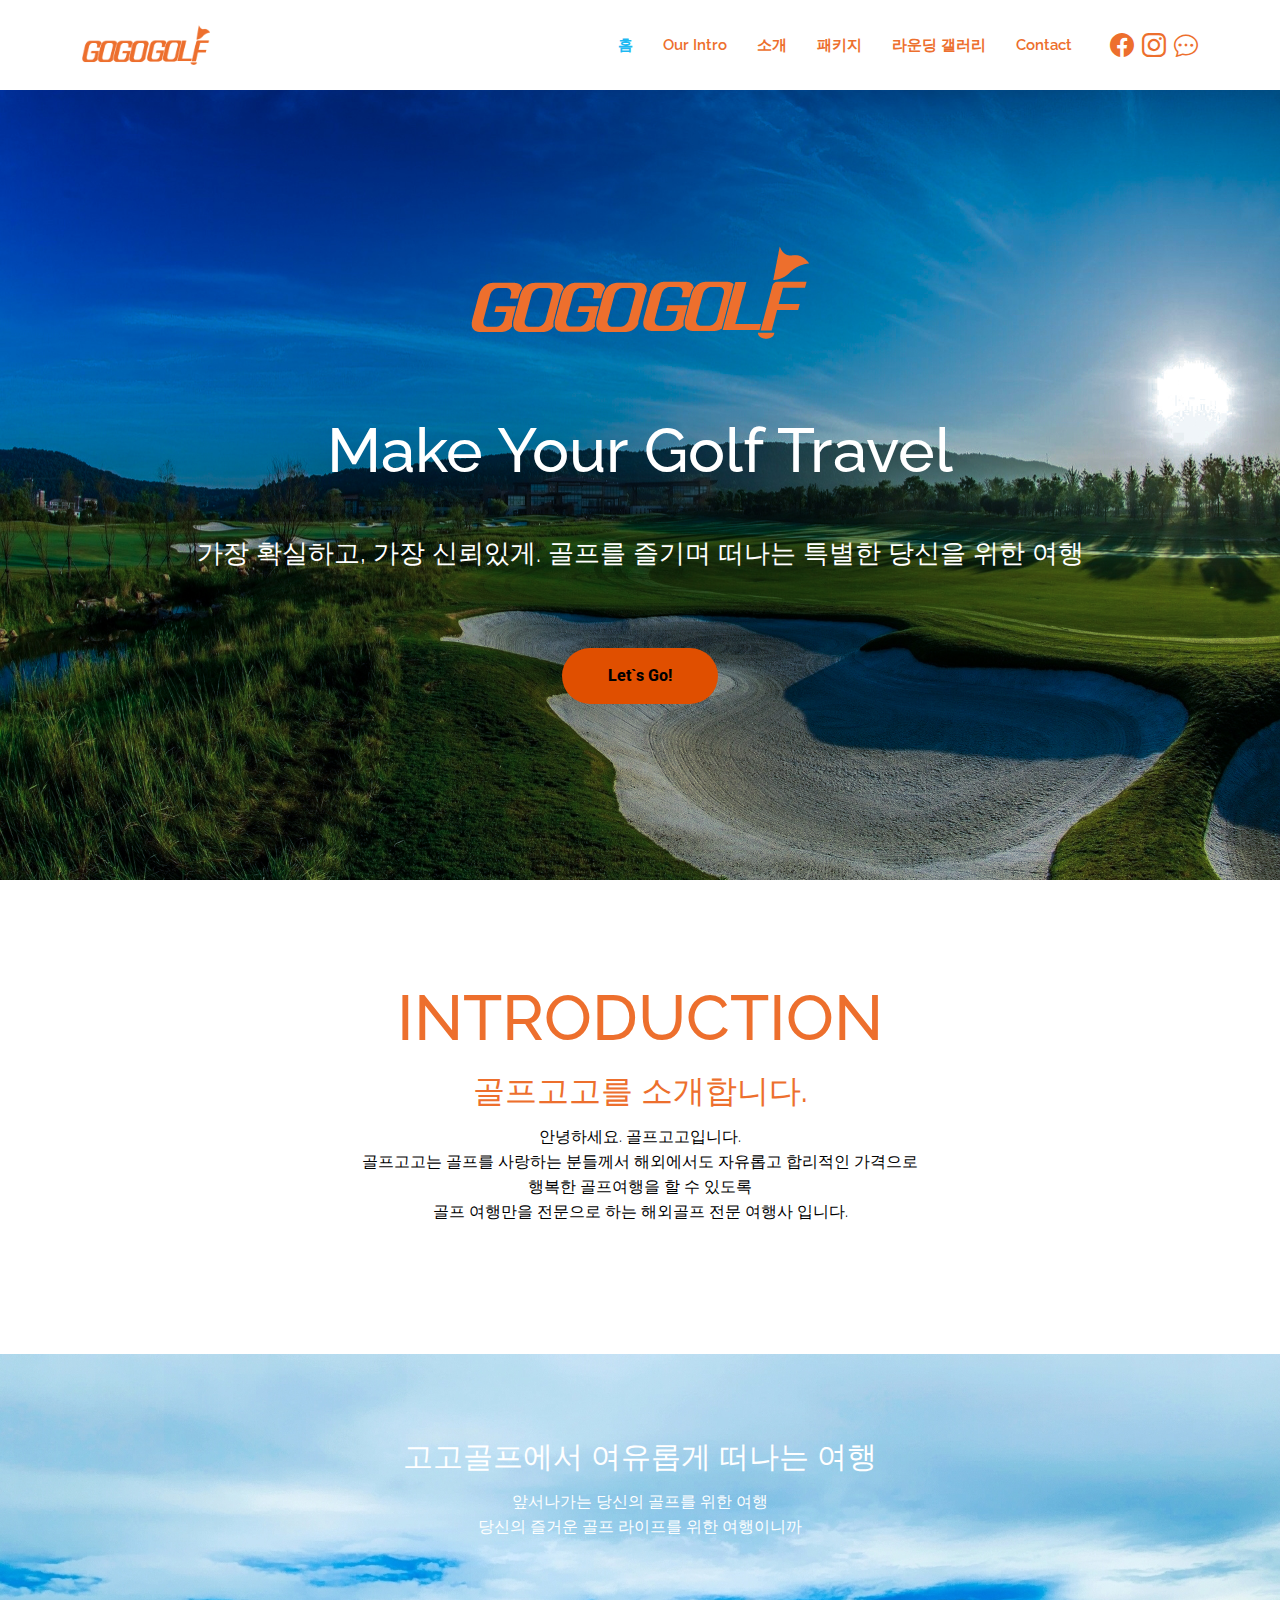
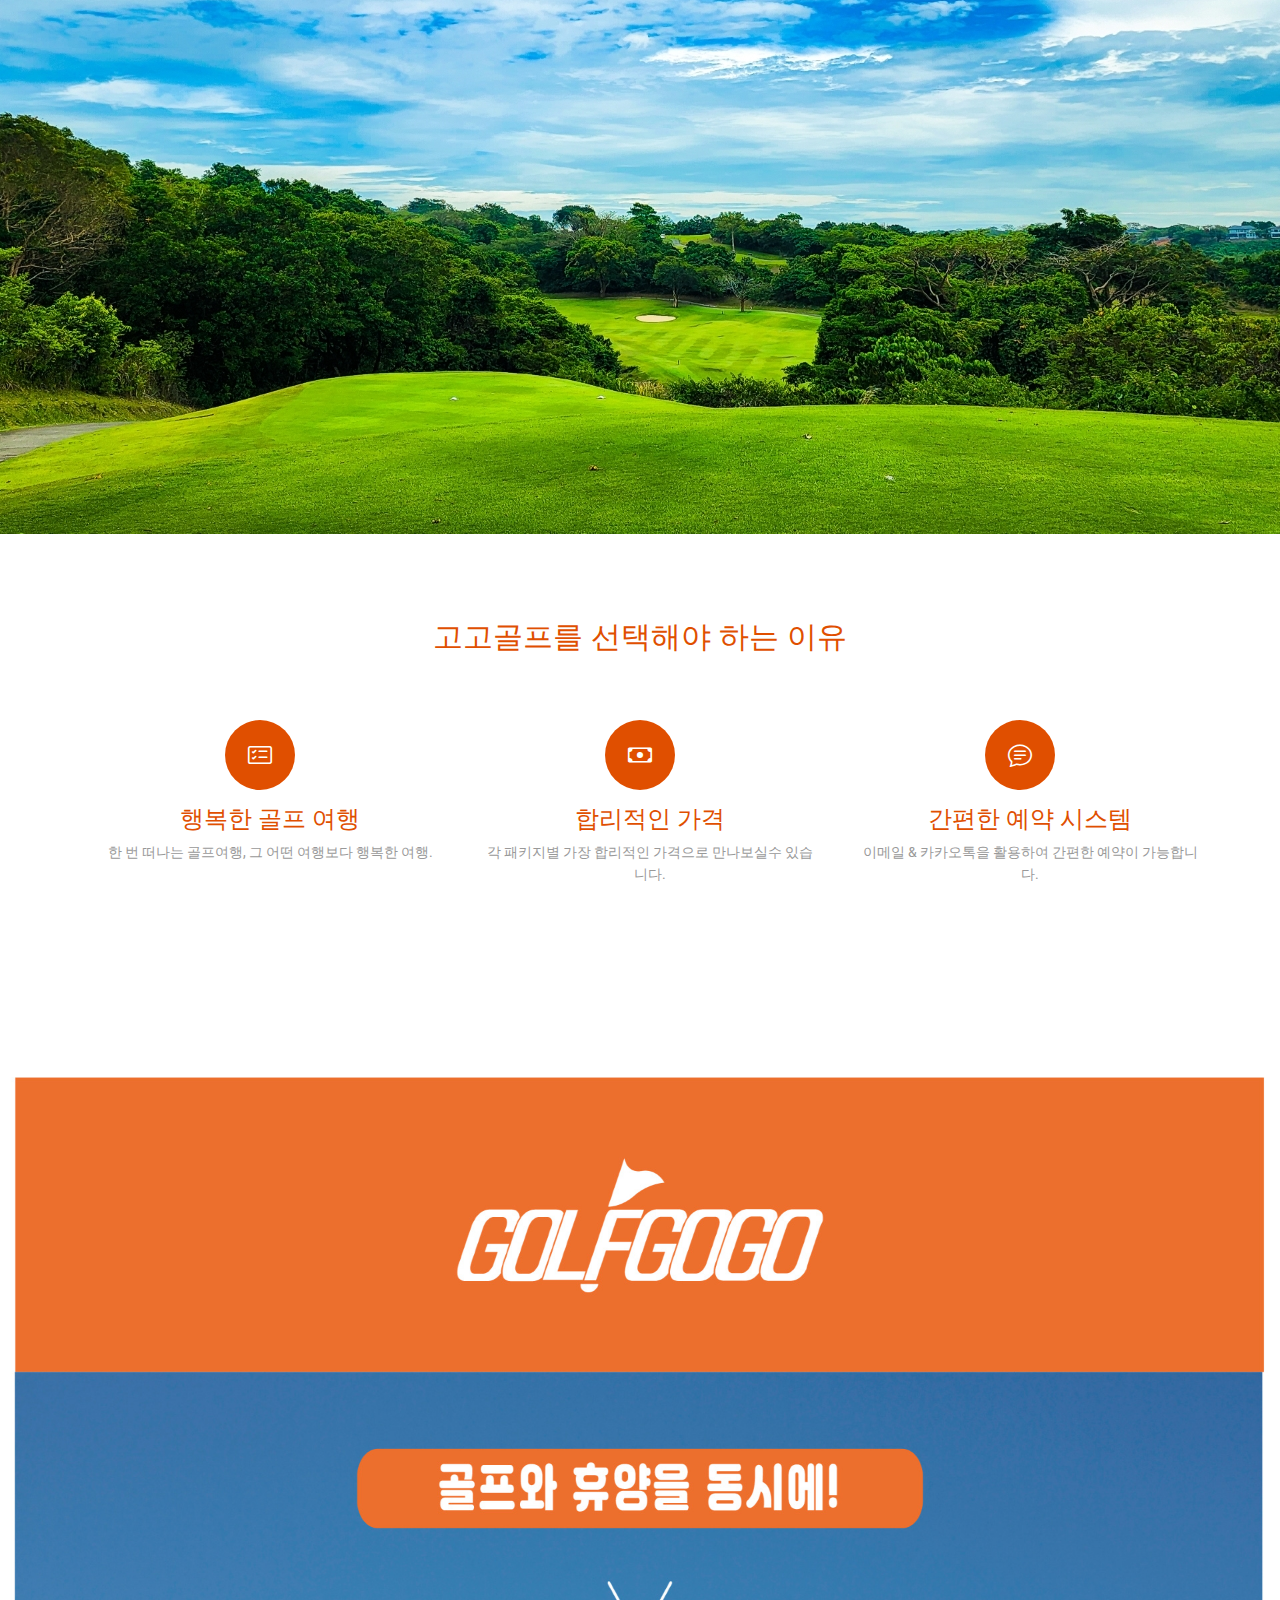
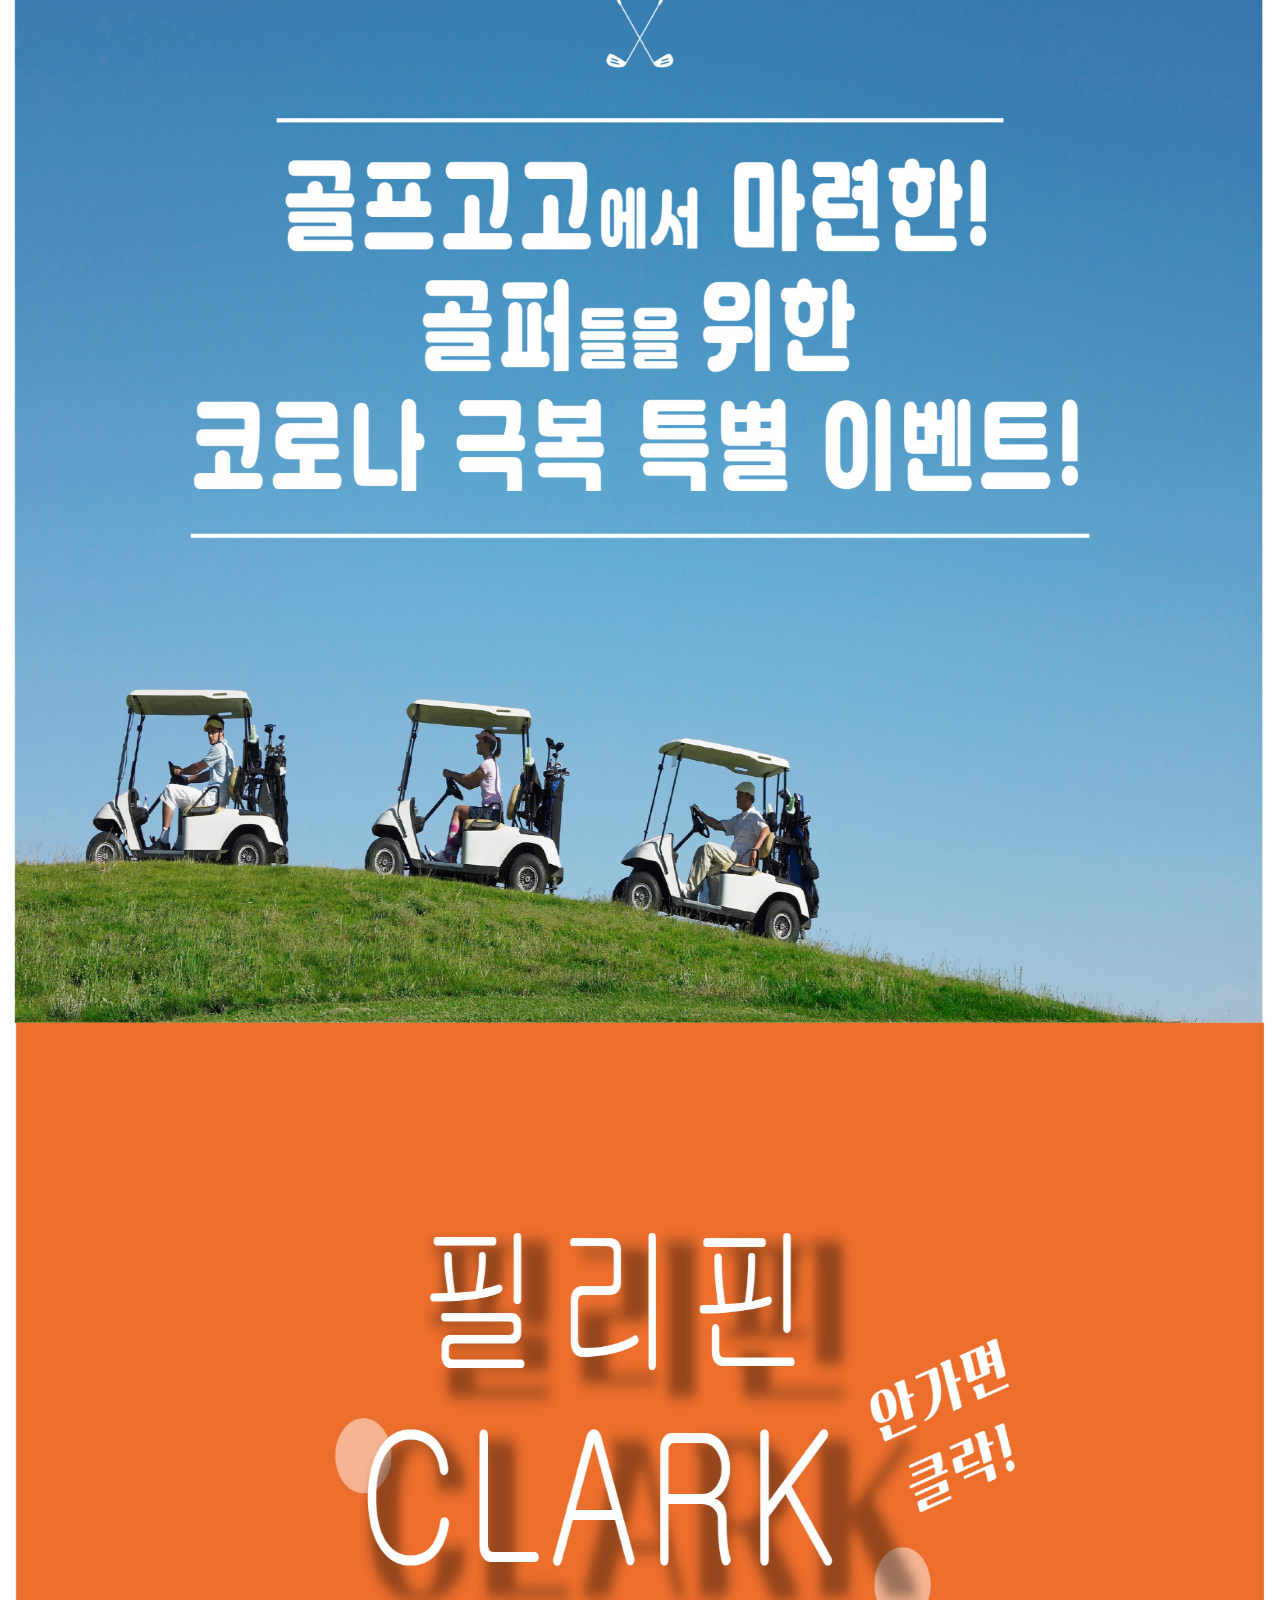
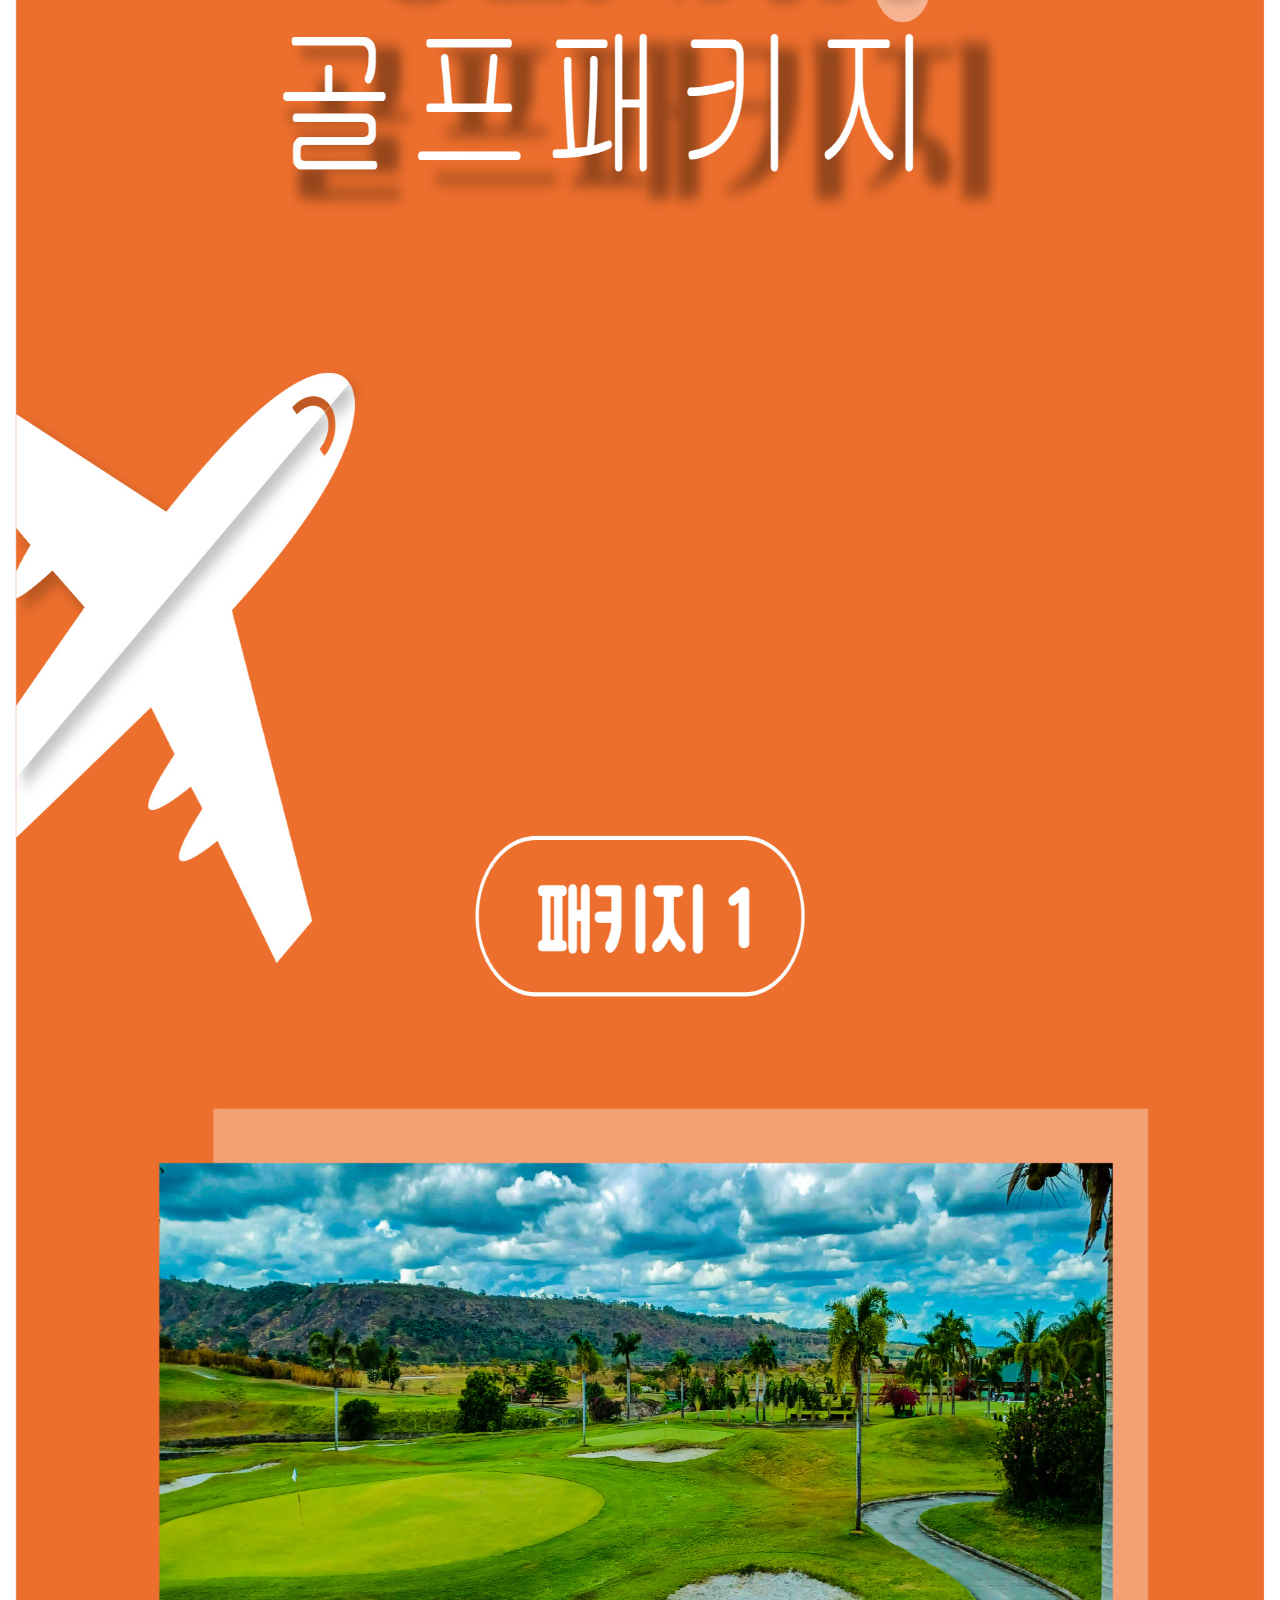
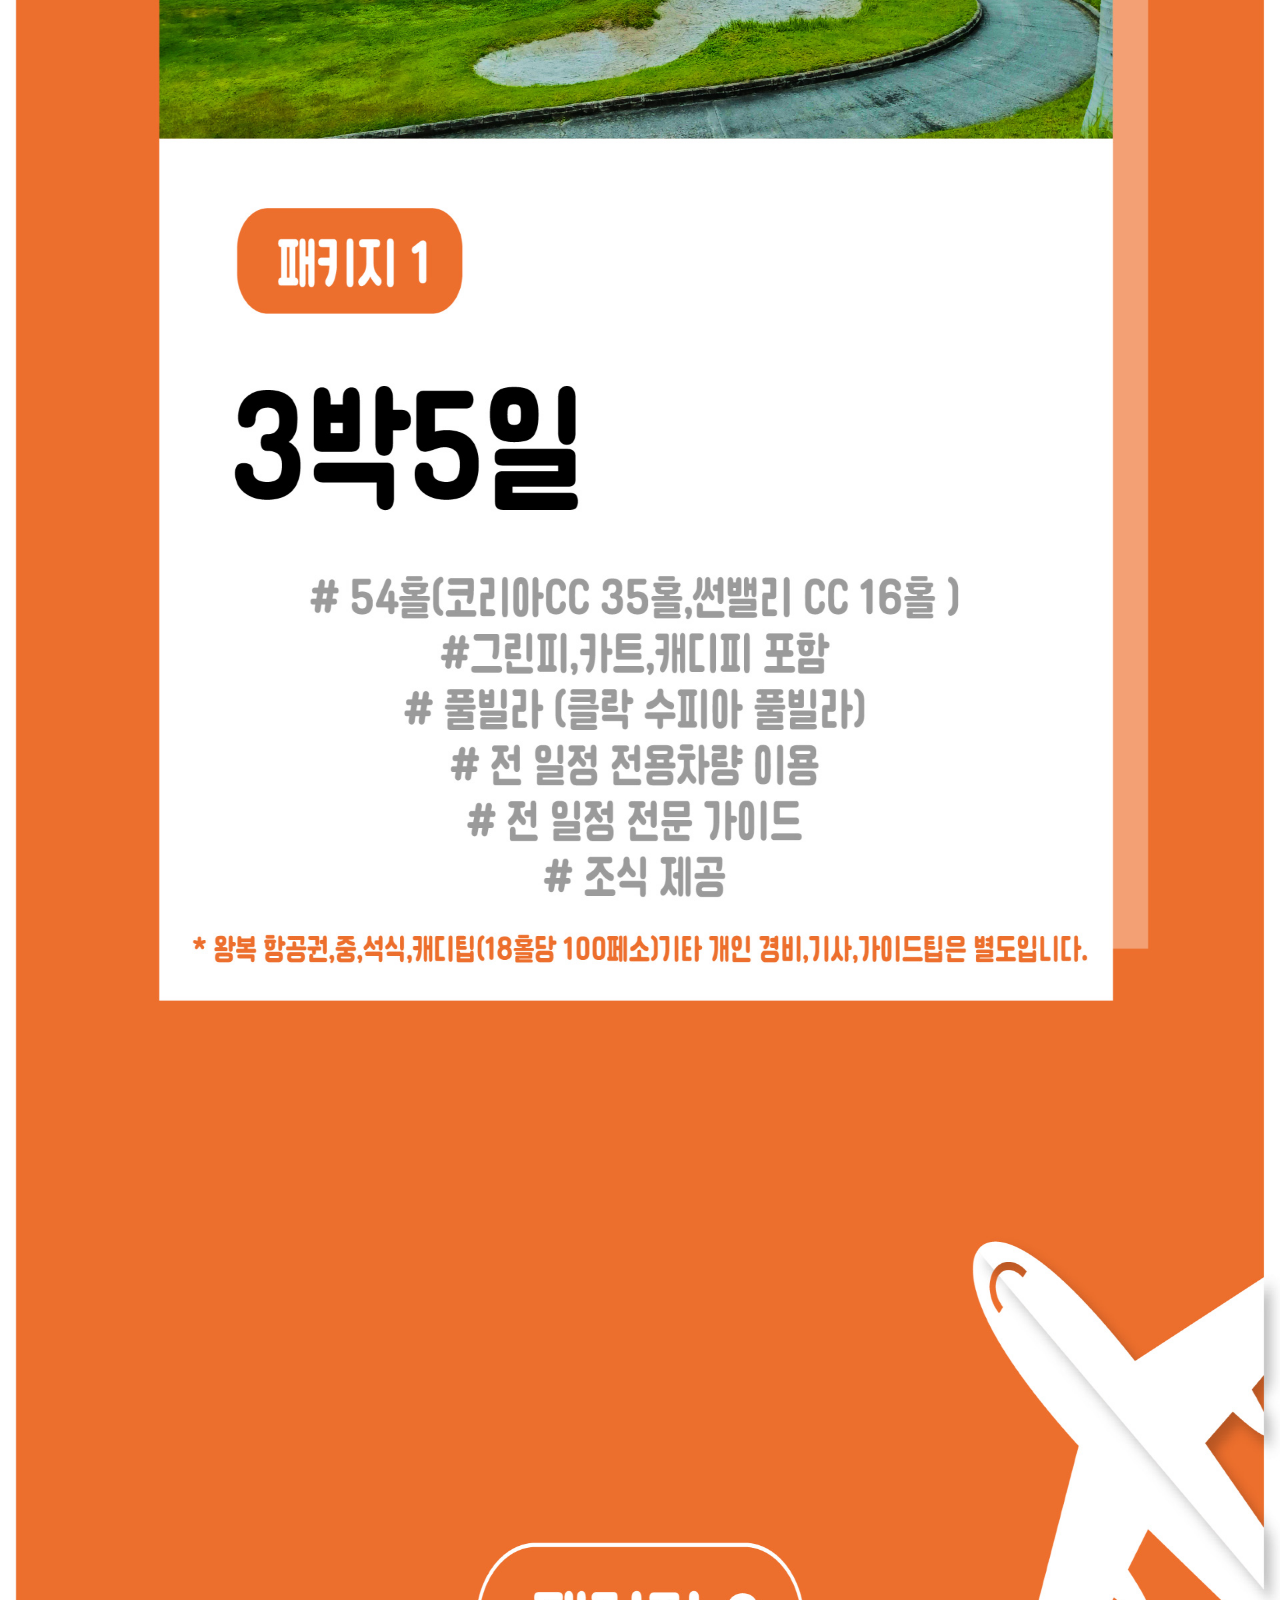
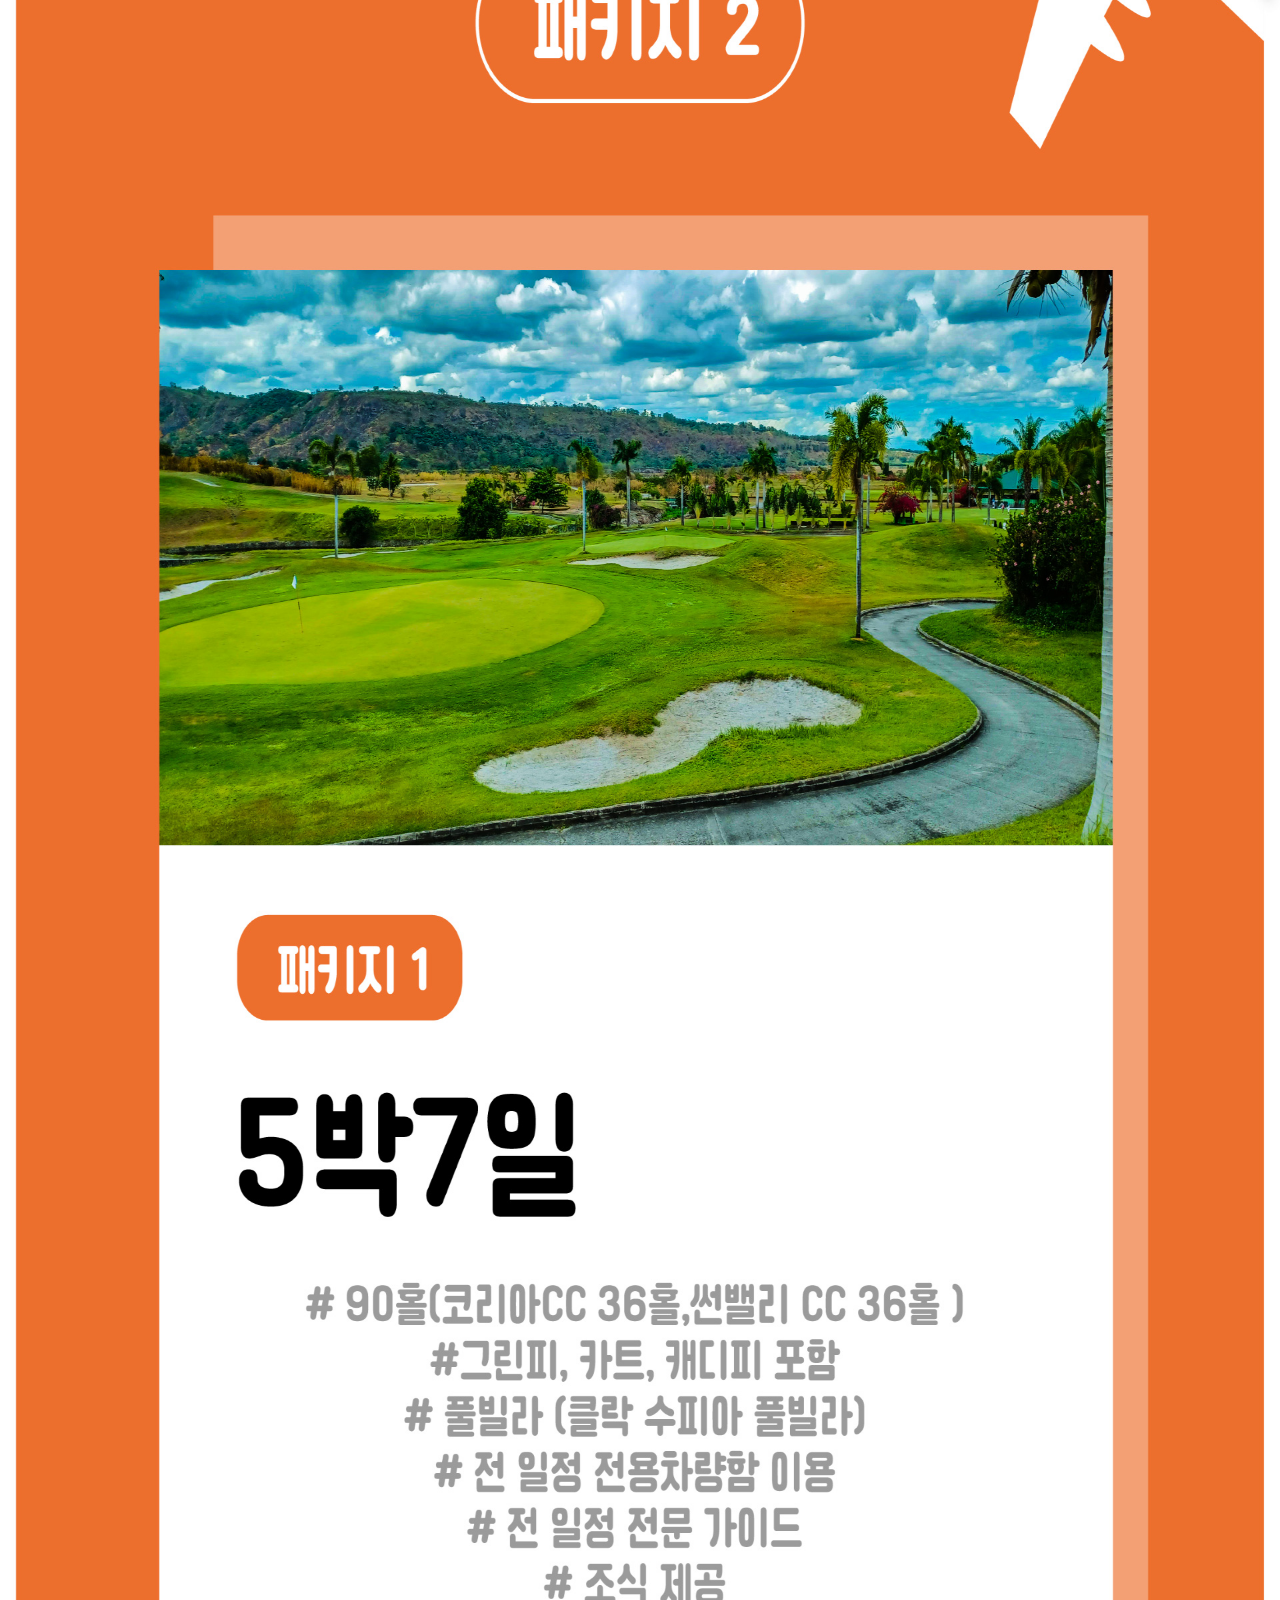
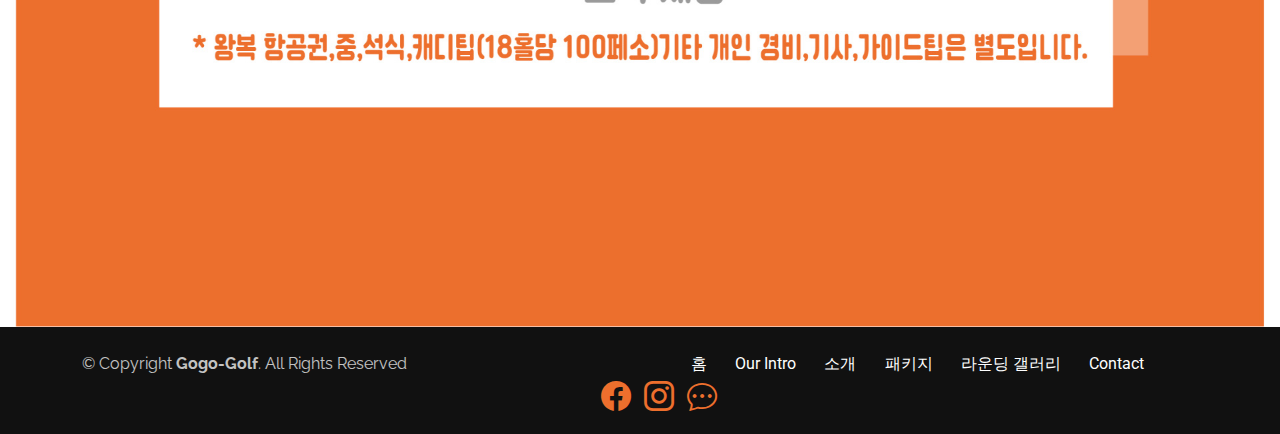
<file: index.html>
<!DOCTYPE html>
<html lang="ko">

<head>
  <meta charset="utf-8">
  <meta content="width=device-width, initial-scale=1.0" name="viewport">

  <title>Gogo-Golf</title>
  <meta content="" name="description">
  <meta content="" name="keywords">

  <!-- Facebook Opengraph integration: https://developers.facebook.com/docs/sharing/opengraph -->
  <meta property="og:title" content="">
  <meta property="og:image" content="">
  <meta property="og:url" content="">
  <meta property="og:site_name" content="">
  <meta property="og:description" content="">

  <!-- Twitter Cards integration: https://dev.twitter.com/cards/  -->
  <meta name="twitter:card" content="summary">
  <meta name="twitter:site" content="">
  <meta name="twitter:title" content="">
  <meta name="twitter:description" content="">
  <meta name="twitter:image" content="">

  <!-- Favicons -->
  <link href="assets/img/favicon.png" rel="icon">
  <link href="assets/img/apple-touch-icon.png" rel="apple-touch-icon">

  <!-- Google Fonts -->
  <link href="https://fonts.googleapis.com/css?family=Raleway:400,500,700|Roboto:400,900" rel="stylesheet">

  <!-- Vendor CSS Files -->
  <link href="assets/vendor/bootstrap/css/bootstrap.min.css" rel="stylesheet">
  <link href="assets/vendor/bootstrap-icons/bootstrap-icons.css" rel="stylesheet">
  <link href="assets/vendor/glightbox/css/glightbox.min.css" rel="stylesheet">

  <!-- Template Main CSS File -->
  <link href="assets/css/style.css" rel="stylesheet">

  <!-- =======================================================
  * Page Name: Golf-GoGo
  * Author: Kim yun hwan & Hwang young jun
  * License: https://github.com/scalar-yh/capstone22
  ======================================================== -->
</head>

<body>
  <!-- ======= Header ======= -->
  <header id="header" class="d-flex align-items-center">
    <div class="container d-flex align-items-center">

      <div id="logo" class="me-auto">
        <a href="index.html"><img src="assets/img/logo-nav.png" alt=""></a>
        <!-- Uncomment below if you prefer to use a text image -->
        <!--<h1><a href="#hero">Bell</a></h1>-->
      </div>

      <!-- navbar -->
      <nav id="navbar" class="navbar order-last order-lg-0">
        <ul>
          <li><a class="nav-link scrollto active" href="#hero">홈</a></li>
          <li><a class="nav-link scrollto" href="#pic-space">Our Intro</a></li>
          <li><a class="nav-link scrollto " href="inner-hotel.html">소개</a></li>
          <li><a class="nav-link scrollto" href= "inner-pack.html">패키지</a></li>
          <li><a class="nav-link scrollto" href= "inner-filed.html">라운딩 갤러리</a></li>
          <li><a class="nav-link scrollto" href= "inner-page.html">Contact</a></li>
        </ul>
        <i class="bi bi-list mobile-nav-toggle"></i>
      </nav>
      <!-- End navbar -->

      <div class="header-social-links d-flex align-items-center">
        <a href="#" class="facebook"><i class="bi bi-facebook"></i></a>
        <a href="#" class="instagram"><i class="bi bi-instagram"></i></a>
        <a href="http://pf.kakao.com/_bPQyb/chat" class="chat-dots"><i class="bi bi-chat-dots"></i></a>
      </div>
    </div>
  </header>
  <!-- End Header -->

  <!-- ======= Hero Section ======= -->
  <section id="hero" class="hero">
    <div class="container text-center">
      <div class="row">
        <div class="col-md-12">
          <a class="hero-brand" href="index.html" title="Home"><img alt="Bell Logo" src="assets/img/golfgogo_logo.png"></a>
        </div>
      </div>

      <div class="col-md-12">
        <h1>
          Make Your Golf Travel
        </h1>

        <p class="tagline">
          가장 확실하고, 가장 신뢰있게. 골프를 즐기며 떠나는 특별한 당신을 위한 여행
        </p>
        <a class="btn btn-full scrollto" href="#main">Let`s Go!</a>
      </div>
    </div>

  </section>
  <!-- End Hero -->

  <main id="main">
    <!-- ======= Welcome Section ======= -->
    <section class="welcome text-center">
      <h2 id="intro-txt">INTRODUCTION</h2>
      <h2 id="intro-txt-re">골프고고를 소개합니다.</h2>
      <p>
        안녕하세요. 골프고고입니다. <br> 골프고고는 골프를 사랑하는 분들께서 해외에서도 자유롭고 합리적인 가격으로<br>
        행복한 골프여행을 할 수 있도록 <br> 골프 여행만을 전문으로 하는 해외골프 전문 여행사 입니다.
      </p>
    </section>
    <!-- End Welcome Section -->

    <!--Picture space-->
    <section class="pic1 text-center" id="pic-space">
      <h2>고고골프에서 여유롭게 떠나는 여행</h2>
      <p>
        앞서나가는 당신의 골프를 위한 여행 <br> 당신의 즐거운 골프 라이프를 위한 여행이니까
      </p>
    </section>

    <!-- ======= Info Section ======= -->
    <section class="service">

      <div class="container">
        <h2 class="text-center">
          고고골프를 선택해야 하는 이유
        </h2>

        <div class="row">
          <div class="service-col col-lg-4 col-xs-12">
            <div class="card card-block text-center">
              <div>
                <div class="service-icon">
                  <i class="bi bi-card-checklist"></i>
                </div>
              </div>

              <div>
                <h3>
                  행복한 골프 여행
                </h3>

                <p>
                  한 번 떠나는 골프여행, 그 어떤 여행보다 행복한 여행.
                </p>
              </div>
            </div>
          </div>

          <div class="service-col col-lg-4 col-xs-12">
            <div class="card card-block text-center">
              <div>
                <div class="service-icon">
                  <i class="bi bi-cash"></i>
                </div>
              </div>

              <div>
                <h3>
                  합리적인 가격
                </h3>

                <p>
                  각 패키지별 가장 합리적인 가격으로 만나보실수 있습니다.
                </p>
              </div>
            </div>
          </div>

          <div class="service-col col-lg-4 col-xs-12">
            <div class="card card-block text-center">
              <div>
                <div class="service-icon">
                  <i class="bi bi-chat-text"></i>
                </div>
              </div>

              <div>
                <h3>
                  간편한 예약 시스템
                </h3>

                <p>
                  이메일 & 카카오톡을 활용하여 간편한 예약이 가능합니다.
                </p>
              </div>
            </div>
          </div>
        </div>
      </div>

    </section>
    <!-- Info Section End -->

    <!-- ======= Package Section ======= -->
    <img src="./assets/img/package.jpg" class="pack2"></img>
              
    <!-- ======= Package Section End ======= -->
  </main>
  <!-- End #main -->

  <!-- ======= Footer ======= -->
  <footer class="site-footer">
    <div class="bottom">
      <div class="container">
        <div class="row">

          <div class="col-lg-6 col-xs-12 text-lg-start text-center">
            <p class="copyright-text">
              &copy; Copyright <strong>Gogo-Golf</strong>. All Rights Reserved
            </p>
            
          </div>

          <div class="col-lg-6 col-xs-12 text-lg-right text-center">
            <ul class="list-inline">
              <li class="list-inline-item">
                <a href="#hero">홈</a>
              </li>

              <li class="list-inline-item">
                <a href="#pic-space">Our Intro</a>
              </li>

              <li class="list-inline-item">
                <a href="inner-hotel.html">소개</a>
              </li>

              <li class="list-inline-item">
                <a href="inner-pack.html">패키지</a>
              </li>

              <li class="list-inline-item">
                <a href="inner-filed.html">라운딩 갤러리</a>
              </li>

              <li class="list-inline-item">
               <a href="inner-page.html">Contact</a>
              </li>

            </ul>
          </div>
          <div class="text-center">
              <div class="footer-icon-set align-items-center">
                <a href="#" class="facebook"><i class="bi bi-facebook"></i></a>
                <a href="#" class="instagram"><i class="bi bi-instagram"></i></a>
                <a href="http://pf.kakao.com/_bPQyb/chat" class="chat-dots"><i class="bi bi-chat-dots"></i></a>
              </div>
          </div>
        </div>
      </div>
    </div>
  </footer>
  <!-- End Footer -->

  <a href="#" class="back-to-top d-flex align-items-center justify-content-center"><i class="bi bi-arrow-up-short"></i></a>

  <!-- Vendor JS Files -->
  <script src="assets/vendor/purecounter/purecounter.js"></script>
  <script src="assets/vendor/bootstrap/js/bootstrap.bundle.min.js"></script>
  <script src="assets/vendor/glightbox/js/glightbox.min.js"></script>
  <script src="assets/vendor/php-email-form/validate.js"></script>

  <!-- Template Main JS File -->
  <script src="assets/js/main.js"></script>

</body>

</html>
</file>
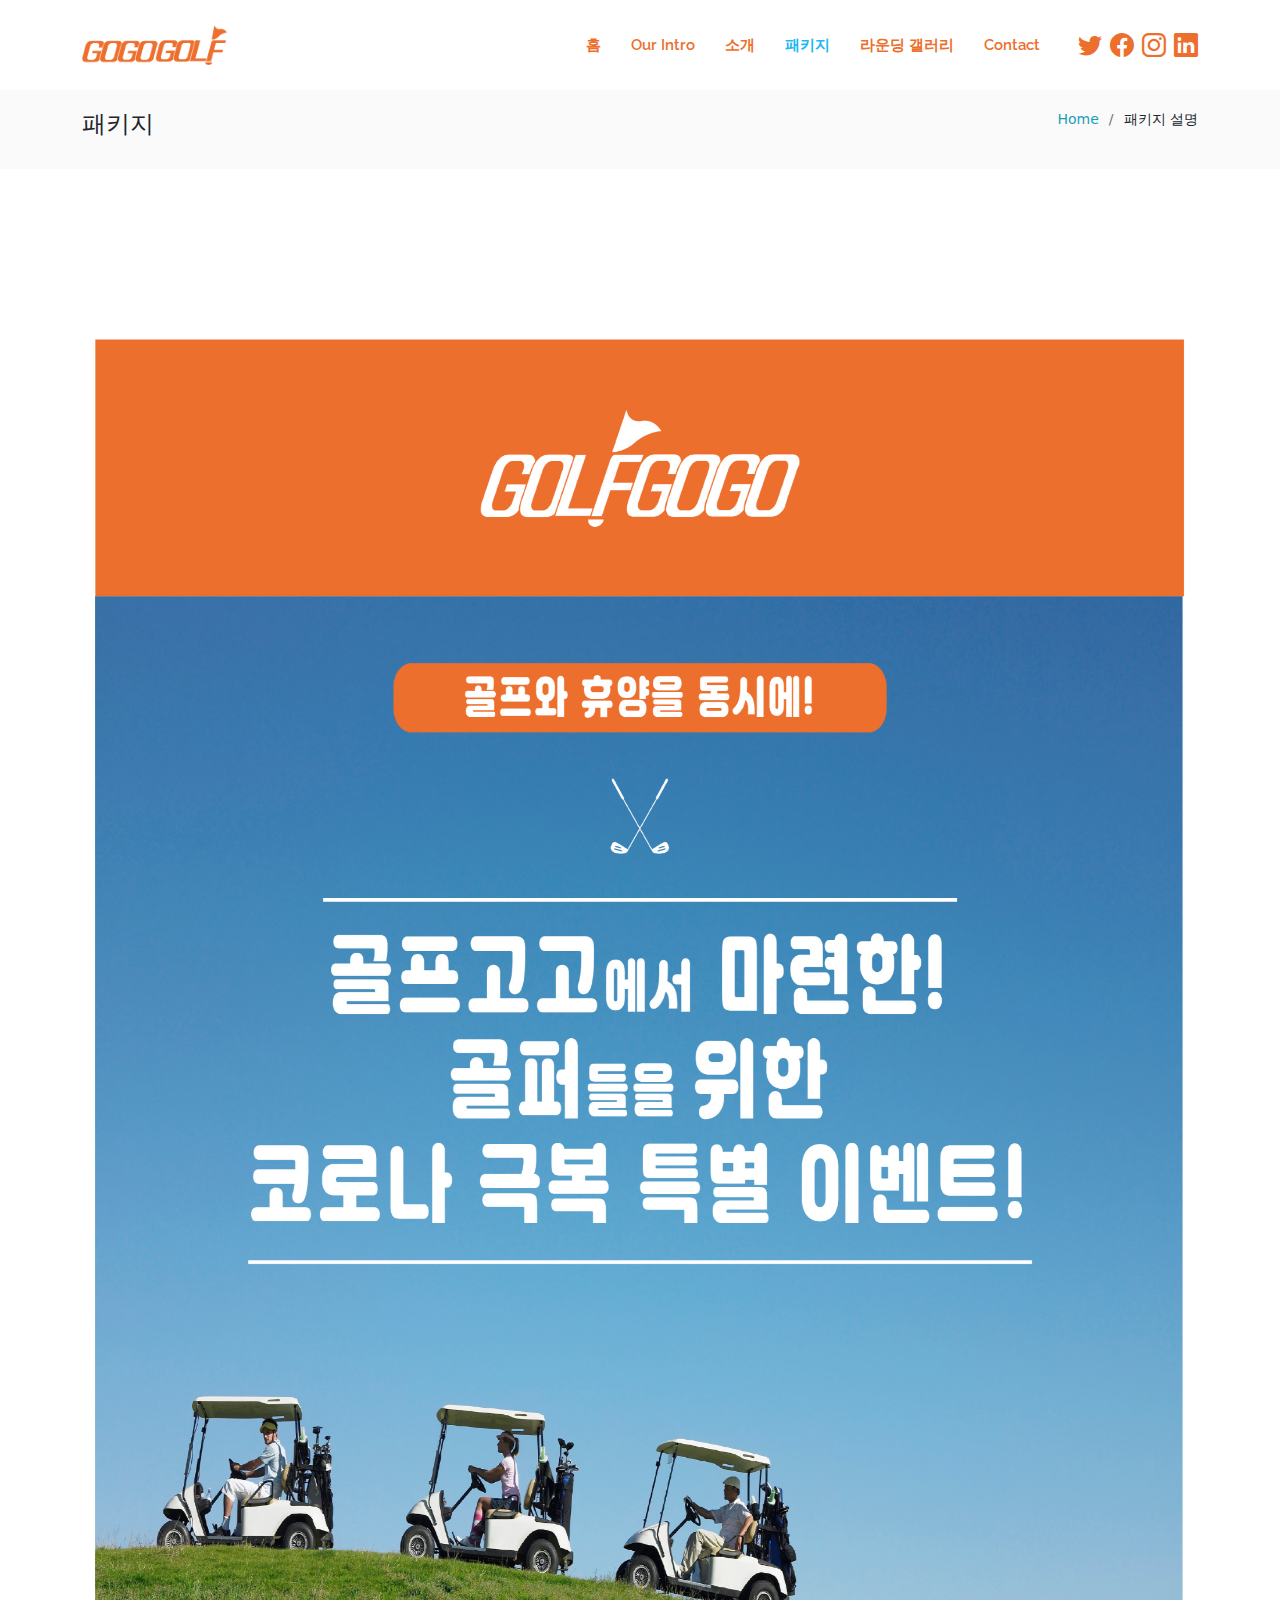
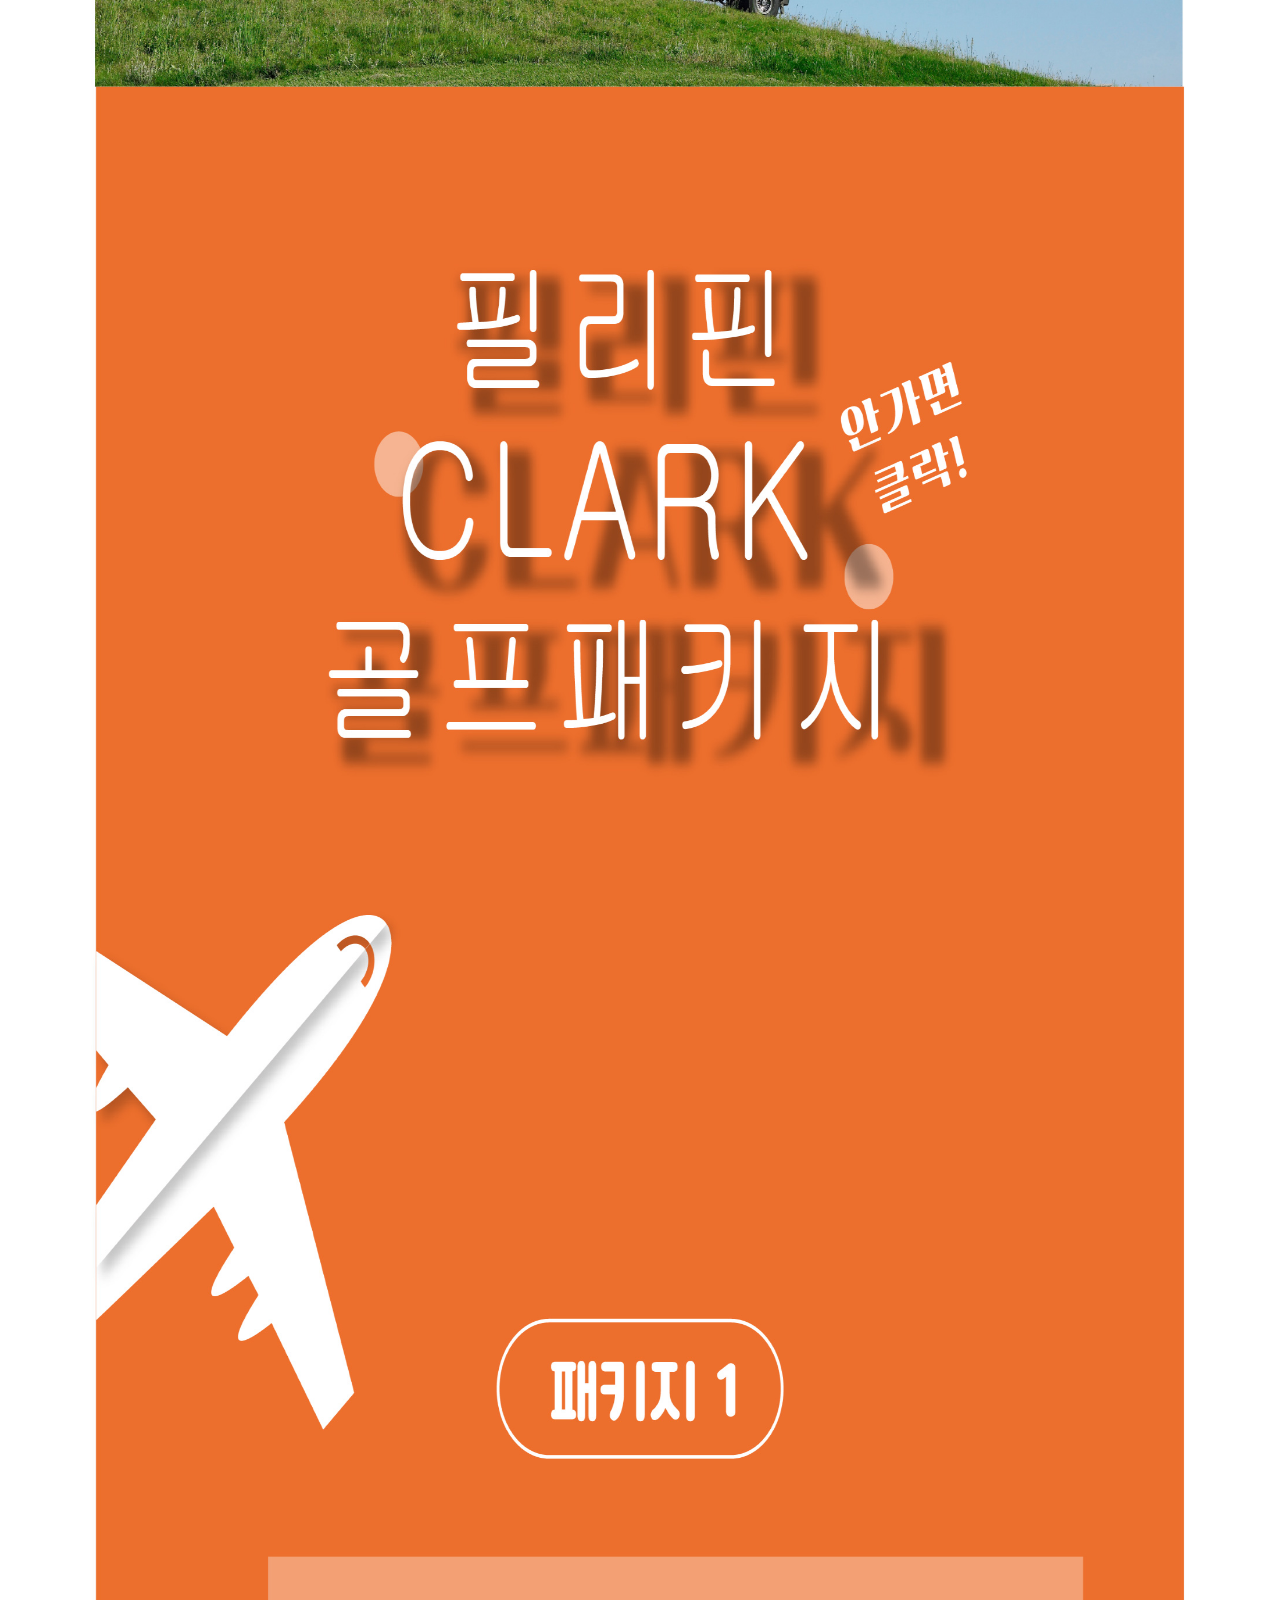
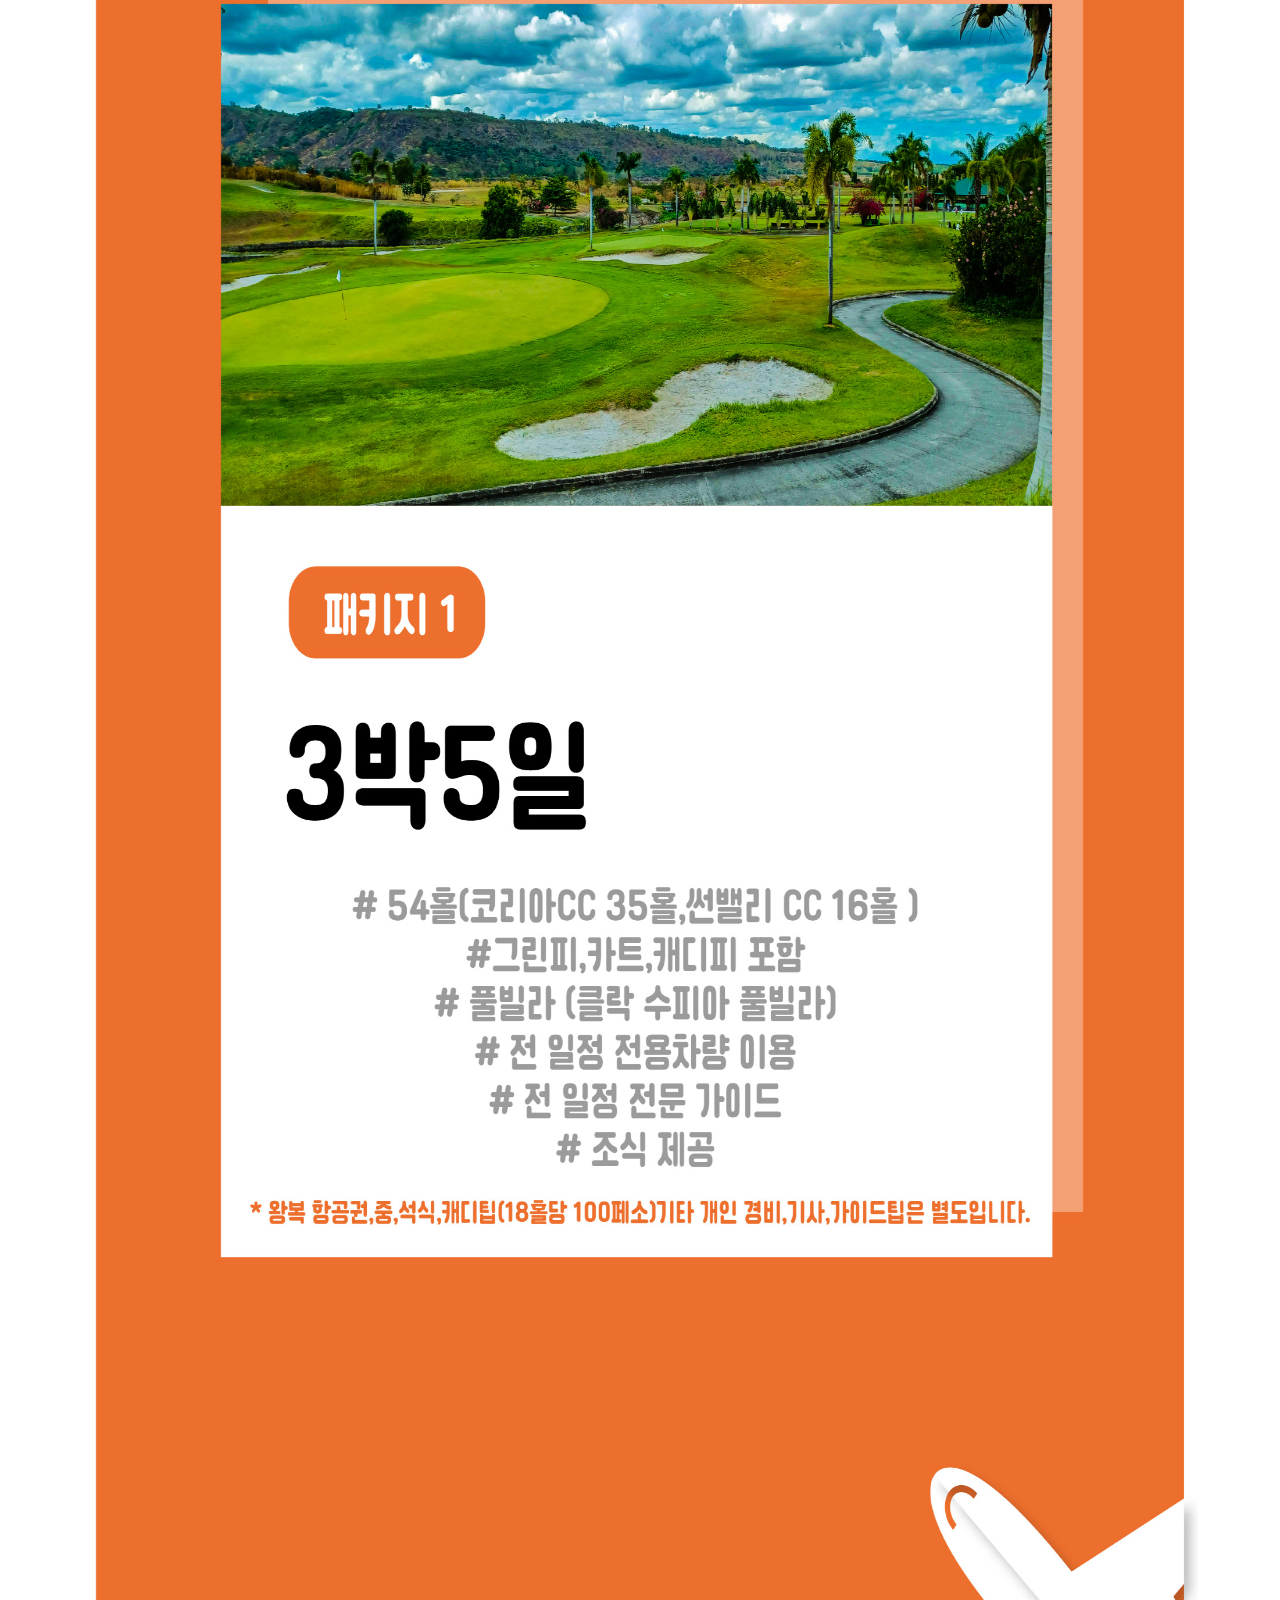
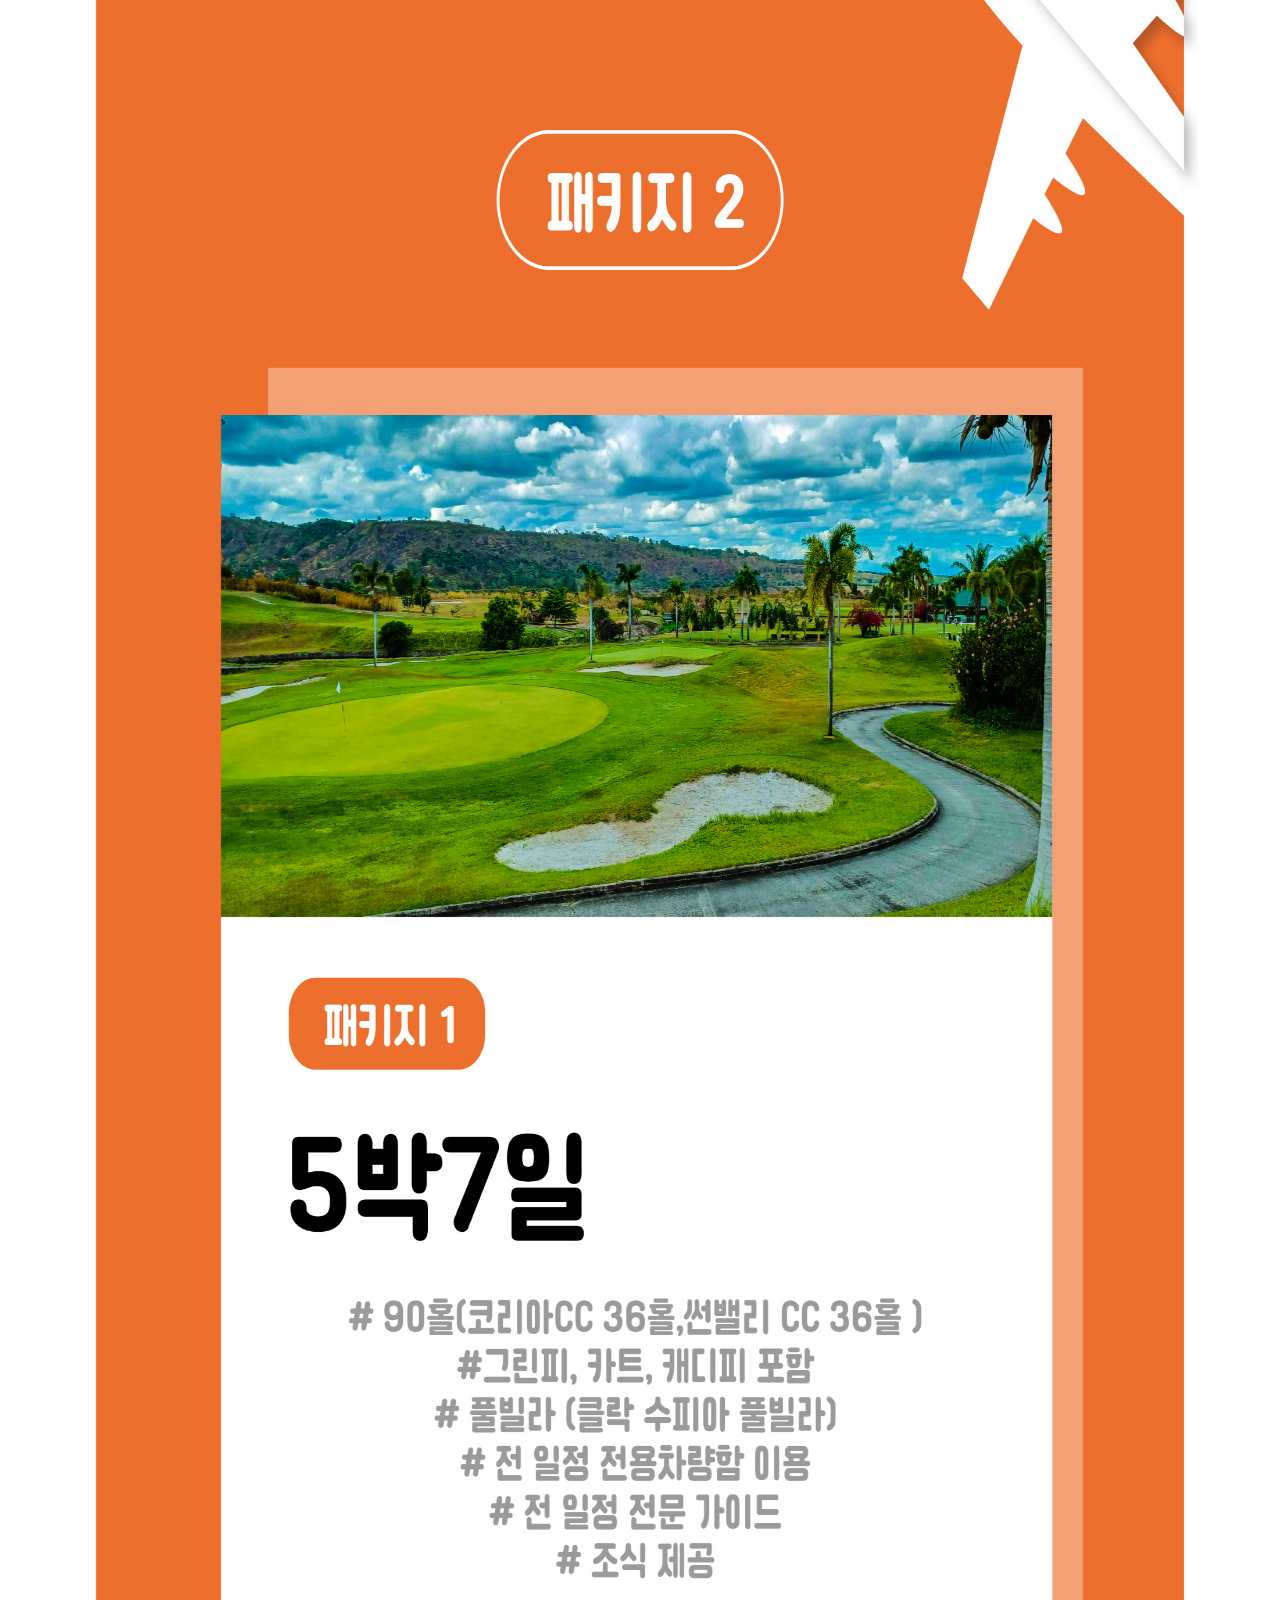
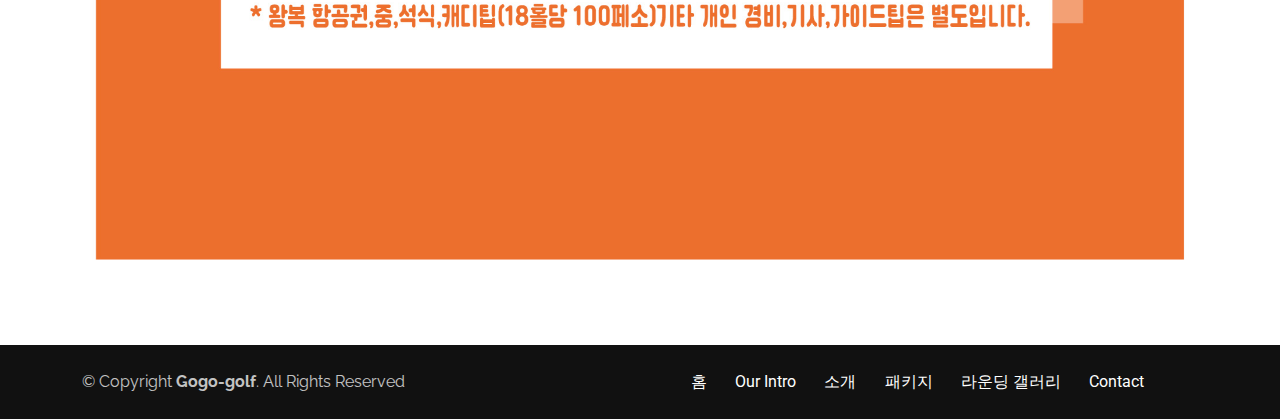
<file: inner-pack.html>
<!DOCTYPE html>
<html lang="en">

<head>
  <meta charset="utf-8">
  <meta content="width=device-width, initial-scale=1.0" name="viewport">

  <title>Package-Info</title>
  <meta content="" name="description">
  <meta content="" name="keywords">

  <!-- Facebook Opengraph integration: https://developers.facebook.com/docs/sharing/opengraph -->
  <meta property="og:title" content="">
  <meta property="og:image" content="">
  <meta property="og:url" content="">
  <meta property="og:site_name" content="">
  <meta property="og:description" content="">

  <!-- Twitter Cards integration: https://dev.twitter.com/cards/  -->
  <meta name="twitter:card" content="summary">
  <meta name="twitter:site" content="">
  <meta name="twitter:title" content="">
  <meta name="twitter:description" content="">
  <meta name="twitter:image" content="">

  <!-- Favicons -->
  <link href="assets/img/favicon.png" rel="icon">
  <link href="assets/img/apple-touch-icon.png" rel="apple-touch-icon">

  <!-- Google Fonts -->
  <link href="https://fonts.googleapis.com/css?family=Raleway:400,500,700|Roboto:400,900" rel="stylesheet">

  <!-- Vendor CSS Files -->
  <link href="assets/vendor/bootstrap/css/bootstrap.min.css" rel="stylesheet">
  <link href="assets/vendor/bootstrap-icons/bootstrap-icons.css" rel="stylesheet">
  <link href="assets/vendor/glightbox/css/glightbox.min.css" rel="stylesheet">

  <!-- Template Main CSS File -->
  <link href="assets/css/style.css" rel="stylesheet">

  <!-- =======================================================
  * Page Name: Golf-GoGo
  * Author: Kim yun hwan & Hwang young jun
  * License: https://github.com/scalar-yh/capstone22
  ======================================================== -->
</head>

<body>

  <!-- ======= Header ======= -->
  <header id="header" class="d-flex align-items-center">
    <div class="container d-flex align-items-center">

      <div id="logo" class="me-auto">
        <a href="index.html"><img src="assets/img/golfgogo_logo.png" alt=""></a>
        <!-- Uncomment below if you prefer to use a text image -->
        <!--<h1><a href="#hero">Bell</a></h1>-->
      </div>

      <nav id="navbar" class="navbar order-last order-lg-0">
        <ul>
          <li><a class="nav-link scrollto" href="index.html#hero">홈</a></li>
          <li><a class="nav-link scrollto" href="index.html#pic-space">Our Intro</a></li>
          <li><a class="nav-link scrollto" href="inner-hotel.html">소개</a></li>
          <li><a class="nav-link scrollto active" href="inner-pack.html">패키지</a></li>
          <li><a class="nav-link scrollto" href="inner-filed.html">라운딩 갤러리</a></li>
          <li><a class="nav-link scrollto" href= "inner-page.html">Contact</a></li>
        </ul>
        <i class="bi bi-list mobile-nav-toggle"></i>
      </nav><!-- .navbar -->

      <div class="header-social-links d-flex align-items-center">
        <a href="#" class="twitter"><i class="bi bi-twitter"></i></a>
        <a href="#" class="facebook"><i class="bi bi-facebook"></i></a>
        <a href="#" class="instagram"><i class="bi bi-instagram"></i></a>
        <a href="#" class="linkedin"><i class="bi bi-linkedin"></i></i></a>
      </div>
    </div>
  </header>
  <!-- End Header -->

  <main id="main">

    <!-- ======= Breadcrumbs Section ======= -->
    <section class="breadcrumbs">
      <div class="container">

        <div class="d-flex justify-content-between align-items-center">
          <h2>패키지</h2>
          <ol>
            <li><a href="index.html">Home</a></li>
            <li>패키지 설명</li>
          </ol>
        </div>

      </div>
    </section><!-- End Breadcrumbs Section -->

    <section class="inner-page">
      <div class="container">
    <!-- ======= Package Section ======= -->
      <img src="./assets/img/package.jpg" class="pack2">
      </img>
                  
    <!-- ======= Package Section End ======= -->
      </div>
    </section>

  </main><!-- End #main -->

  <!-- ======= Footer ======= -->
  <footer class="site-footer">
    <div class="bottom">
      <div class="container">
        <div class="row">

          <div class="col-lg-6 col-xs-12 text-lg-start text-center">
            <p class="copyright-text">
              &copy; Copyright <strong>Gogo-golf</strong>. All Rights Reserved
            </p>
            
          </div>

          <div class="col-lg-6 col-xs-12 text-lg-right text-center">
            <ul class="list-inline">
              <li class="list-inline-item">
                <a href="index.html">홈</a>
              </li>

              <li class="list-inline-item">
                <a href="index.html#pic-space">Our Intro</a>
              </li>

              <li class="list-inline-item">
                <a href="inner-hotel.html">소개</a>
              </li>

              <li class="list-inline-item">
                <a href="inner-pack.html">패키지</a>
              </li>

              <li class="list-inline-item">
                <a href="inner-filed.html">라운딩 갤러리</a>
              </li>
              
              <li class="list-inline-item">
                <a href="inner-page.html">Contact</a>
               </li>

            </ul>
          </div>
 
        </div>
      </div>
    </div>
  </footer><!-- End Footer -->

  <a href="#" class="back-to-top d-flex align-items-center justify-content-center"><i class="bi bi-arrow-up-short"></i></a>

  <!-- Vendor JS Files -->
  <script src="assets/vendor/purecounter/purecounter.js"></script>
  <script src="assets/vendor/bootstrap/js/bootstrap.bundle.min.js"></script>
  <script src="assets/vendor/glightbox/js/glightbox.min.js"></script>
  <script src="assets/vendor/php-email-form/validate.js"></script>

  <!-- Template Main JS File -->
  <script src="assets/js/main.js"></script>

</body>

</html>
</file>
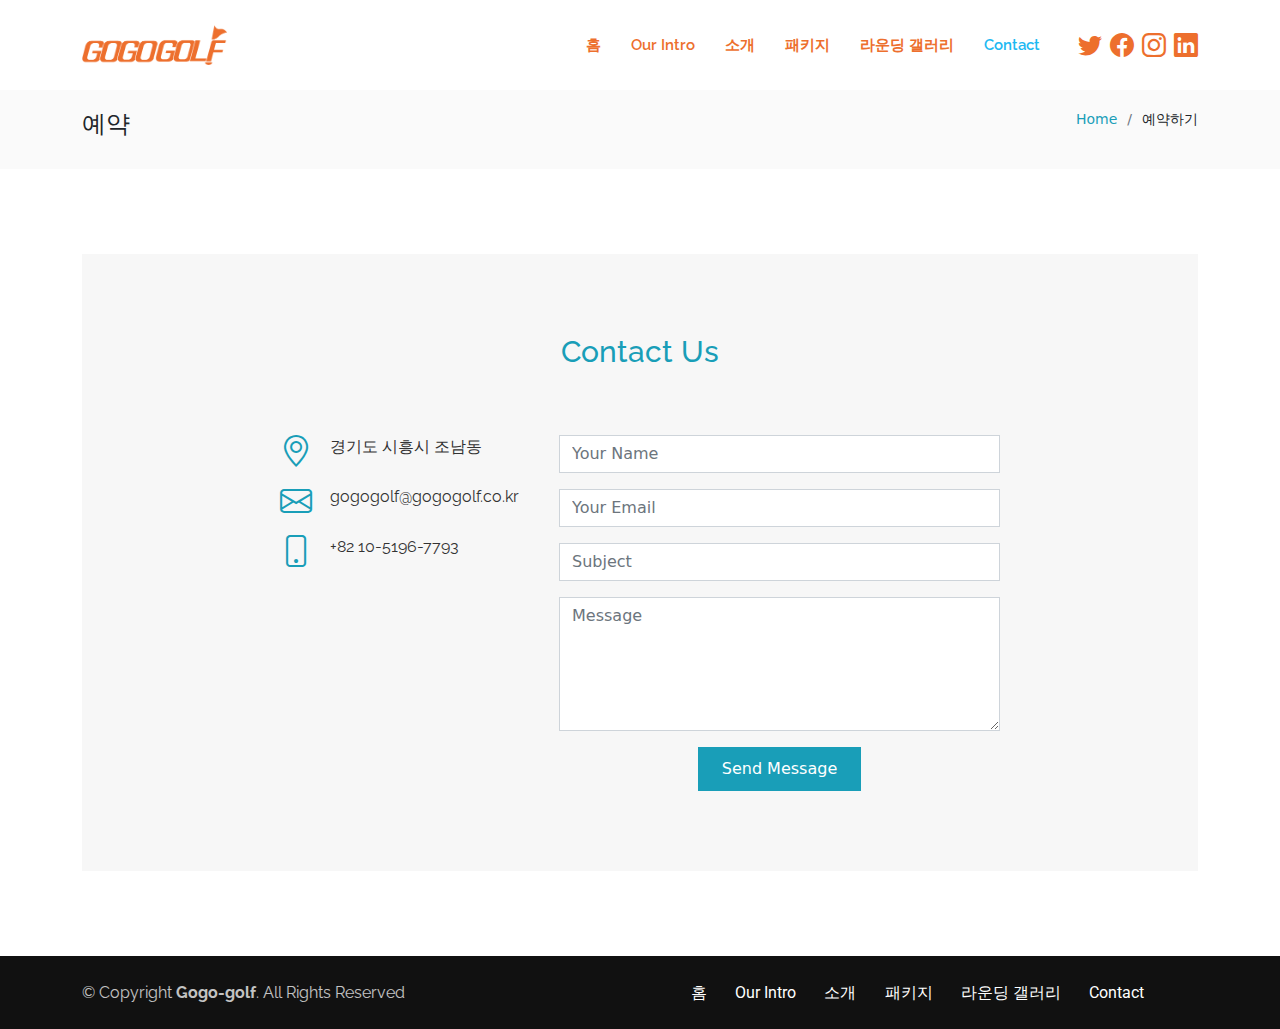
<file: inner-page.html>
<!DOCTYPE html>
<html lang="en">

<head>
  <meta charset="utf-8">
  <meta content="width=device-width, initial-scale=1.0" name="viewport">

  <title>Contact</title>
  <meta content="" name="description">
  <meta content="" name="keywords">

  <!-- Facebook Opengraph integration: https://developers.facebook.com/docs/sharing/opengraph -->
  <meta property="og:title" content="">
  <meta property="og:image" content="">
  <meta property="og:url" content="">
  <meta property="og:site_name" content="">
  <meta property="og:description" content="">

  <!-- Twitter Cards integration: https://dev.twitter.com/cards/  -->
  <meta name="twitter:card" content="summary">
  <meta name="twitter:site" content="">
  <meta name="twitter:title" content="">
  <meta name="twitter:description" content="">
  <meta name="twitter:image" content="">

  <!-- Favicons -->
  <link href="assets/img/favicon.png" rel="icon">
  <link href="assets/img/apple-touch-icon.png" rel="apple-touch-icon">

  <!-- Google Fonts -->
  <link href="https://fonts.googleapis.com/css?family=Raleway:400,500,700|Roboto:400,900" rel="stylesheet">

  <!-- Vendor CSS Files -->
  <link href="assets/vendor/bootstrap/css/bootstrap.min.css" rel="stylesheet">
  <link href="assets/vendor/bootstrap-icons/bootstrap-icons.css" rel="stylesheet">
  <link href="assets/vendor/glightbox/css/glightbox.min.css" rel="stylesheet">

  <!-- Template Main CSS File -->
  <link href="assets/css/style.css" rel="stylesheet">

  <!-- =======================================================
  * Page Name: Golf-GoGo
  * Author: Kim yun hwan & Hwang young jun
  * License: https://github.com/scalar-yh/capstone22
  ======================================================== -->
</head>

<body>

  <!-- ======= Header ======= -->
  <header id="header" class="d-flex align-items-center">
    <div class="container d-flex align-items-center">

      <div id="logo" class="me-auto">
        <a href="index.html"><img src="assets/img/golfgogo_logo.png" alt=""></a>
        <!-- Uncomment below if you prefer to use a text image -->
        <!--<h1><a href="#hero">Bell</a></h1>-->
      </div>

      <nav id="navbar" class="navbar order-last order-lg-0">
        <ul>
          <li><a class="nav-link scrollto" href="index.html#hero">홈</a></li>
          <li><a class="nav-link scrollto" href="index.html#pic-space">Our Intro</a></li>
          <li><a class="nav-link scrollto" href="inner-hotel.html">소개</a></li>
          <li><a class="nav-link scrollto" href="inner-pack.html">패키지</a></li>
          <li><a class="nav-link scrollto" href="inner-filed.html">라운딩 갤러리</a></li>
          <li><a class="nav-link scrollto active" href="inner-page.html">Contact</a></li>
        </ul>
        <i class="bi bi-list mobile-nav-toggle"></i>
      </nav><!-- .navbar -->

      <div class="header-social-links d-flex align-items-center">
        <a href="#" class="twitter"><i class="bi bi-twitter"></i></a>
        <a href="#" class="facebook"><i class="bi bi-facebook"></i></a>
        <a href="#" class="instagram"><i class="bi bi-instagram"></i></a>
        <a href="#" class="linkedin"><i class="bi bi-linkedin"></i></i></a>
      </div>
    </div>
  </header>
  <!-- End Header -->

  <main id="main">

    <!-- ======= Breadcrumbs Section ======= -->
    <section class="breadcrumbs">
      <div class="container">

        <div class="d-flex justify-content-between align-items-center">
          <h2>예약</h2>
          <ol>
            <li><a href="index.html">Home</a></li>
            <li>예약하기</li>
          </ol>
        </div>

      </div>
    </section><!-- End Breadcrumbs Section -->

    <section class="inner-page">
      <div class="container">
        <!-- ======= Contact Section ======= -->
    <section id="contact">
      <div class="container">
        <div class="row">
          <div class="col-md-12 text-center">
            <h2 class="section-title">Contact Us</h2>
          </div>
        </div>

        <div class="row justify-content-center">
          <div class="col-lg-3 col-md-4">
            <div class="info">
              <div>
                <i class="bi bi-geo-alt"></i>
                <p>경기도 시흥시 조남동</p>
              </div>

              <div>
                <i class="bi bi-envelope"></i>
                <p>gogogolf@gogogolf.co.kr</p>
              </div>

              <div>
                <i class="bi bi-phone"></i>
                <p>+82 10-5196-7793</p>
              </div>

            </div>
          </div>

          <div class="col-lg-5 col-md-8">
            <div class="form">
              <form action="forms/contact.php" method="post" role="form" class="php-email-form">
                <div class="form-group">
                  <input type="text" name="name" class="form-control" id="name" placeholder="Your Name" required>
                </div>
                <div class="form-group mt-3">
                  <input type="email" class="form-control" name="email" id="email" placeholder="Your Email" required>
                </div>
                <div class="form-group mt-3">
                  <input type="text" class="form-control" name="subject" id="subject" placeholder="Subject" required>
                </div>
                <div class="form-group mt-3">
                  <textarea class="form-control" name="message" rows="5" placeholder="Message" required></textarea>
                </div>
                <div class="my-3">
                  <div class="loading">Loading</div>
                  <div class="error-message"></div>
                  <div class="sent-message">Your message has been sent. Thank you!</div>
                </div>
                <div class="text-center"><button type="submit">Send Message</button></div>
              </form>
            </div>
          </div>

        </div>
      </div>
    </section><!-- End Contact Section -->
      </div>
    </section>

  </main><!-- End #main -->

  <!-- ======= Footer ======= -->
  <footer class="site-footer">
    <div class="bottom">
      <div class="container">
        <div class="row">

          <div class="col-lg-6 col-xs-12 text-lg-start text-center">
            <p class="copyright-text">
              &copy; Copyright <strong>Gogo-golf</strong>. All Rights Reserved
            </p>
            
          </div>

          <div class="col-lg-6 col-xs-12 text-lg-right text-center">
            <ul class="list-inline">
              <li class="list-inline-item">
                <a href="index.html">홈</a>
              </li>

              <li class="list-inline-item">
                <a href="index.html#pic-space">Our Intro</a>
              </li>

              <li class="list-inline-item">
                <a href="inner-hotel.html">소개</a>
              </li>

              <li class="list-inline-item">
                <a href="inner-pack.html">패키지</a>
              </li>

              <li class="list-inline-item">
                <a href="inner-filed.html">라운딩 갤러리</a>
              </li>
              
              <li class="list-inline-item">
                <a href="inner-page.html">Contact</a>
               </li>

            </ul>
          </div>
 
        </div>
      </div>
    </div>
  </footer><!-- End Footer -->

  <a href="#" class="back-to-top d-flex align-items-center justify-content-center"><i class="bi bi-arrow-up-short"></i></a>

  <!-- Vendor JS Files -->
  <script src="assets/vendor/purecounter/purecounter.js"></script>
  <script src="assets/vendor/bootstrap/js/bootstrap.bundle.min.js"></script>
  <script src="assets/vendor/glightbox/js/glightbox.min.js"></script>
  <script src="assets/vendor/php-email-form/validate.js"></script>

  <!-- Template Main JS File -->
  <script src="assets/js/main.js"></script>

</body>

</html>
</file>
<file: assets/css/style.css>
/*
  <!-- =======================================================
  * Page Name: Golf-GoGo
  * Author: Kim yun hwan & Hwang young jun
  * License: https://github.com/scalar-yh/capstone22
  ======================================================== -->
*/

h1, h2, h3, h4, h5, h6 {
  font-family: "Raleway", Helvetica, Arial, sans-serif;
}

p {
  line-height: 1.55;
  color: #333;
  font-size: 400;
  font-family: "Raleway", Helvetica, Arial, sans-serif;
}

h1 {
  font-size: 62px;
}

h2 {
  font-size: 30px;
  margin-bottom: 65px;
}

h3 {
  font-size: 24px;
}

h4 {
  font-size: 18px;
}

/*--------------------------------------------------------------
# General
--------------------------------------------------------------*/
a {
  transition: 0.5s;
  text-decoration: none;
  color: #199EB8;
}
a:hover {
  color: #23c2e1;
}

/*--------------------------------------------------------------
# Back to top button
--------------------------------------------------------------*/
.back-to-top {
  position: fixed;
  visibility: hidden;
  opacity: 0;
  right: 15px;
  bottom: 15px;
  z-index: 996;
  background: #199EB8;
  width: 40px;
  height: 40px;
  border-radius: 50px;
  transition: all 0.4s;
}
.back-to-top i {
  font-size: 28px;
  color: #fff;
  line-height: 0;
}
.back-to-top:hover {
  background: #1ebddc;
  color: #fff;
}
.back-to-top.active {
  visibility: visible;
  opacity: 1;
}

/* ==================================================
  Elements
  ================================================== */
.btn {
  background-color: #E04F00;
  font-family: "Roboto", Helvetica, Arial, sans-serif;
  font-weight: 800;
  color: rgb(0, 0, 0);
  padding: 15px 45px;
  border-radius: 50px;
}
.btn:hover {
  background-color: #E04F00;
  color: #fff;
}
.btn:focus {
  color: #fff;
}

.btn-ghost {
  border: 3px solid rgb(0, 0, 0);
  background-color: transparent;
}
.btn-ghost:hover {
  background-color: #fff;
  color: #199EB8;
}

section {
  padding: 85px 0;
}

.card {
  position: relative;
  padding: 0;
  border: 0;
  border-radius: 0;
  margin: 0;
  overflow: hidden;
}

a:hover {
  text-decoration: none !important;
}

/*--------------------------------------------------------------
# Header
--------------------------------------------------------------*/
#header {
  background: #ffffff;
  height: 90px;
}
#header #logo h1 {
  font-size: 32px;
  margin: 0;
  line-height: 0;
  font-family: "Raleway", Helvetica, Arial, sans-serif;
  font-weight: 700;
  letter-spacing: 3px;
  text-transform: uppercase;
}
#header #logo h1 a,
#header #logo h1 a:hover {
  color: #fff;
}
#header #logo img {
  padding: 0;
  margin: 0;
  max-height: 40px;
}

.scrolled-offset {
  margin-top: 70px;
}

/*--------------------------------------------------------------
# Header Social Links
--------------------------------------------------------------*/
.header-social-links {
  margin: 0 0 0 30px;
}
.header-social-links a {
  color: #ED6F2D;
  padding-left: 8px;
  display: inline-block;
  line-height: 0px;
  transition: 0.3s;
}
.header-social-links a i {
  line-height: 0;
  font-size: 24px;
}
.header-social-links a:hover {
  color: rgb(102, 102, 102);
}
@media (max-width: 768px) {
  .header-social-links {
    margin: 0 15px 0 0;
  }
}

/*--------------------------------------------------------------
# Navigation Menu
--------------------------------------------------------------*/
/**
* Desktop Navigation 
*/
.navbar {
  padding: 0;
}
.navbar ul {
  margin: 0;
  padding: 0;
  display: flex;
  list-style: none;
  align-items: center;
}
.navbar li {
  position: relative;
}
.navbar a, .navbar a:focus {
  display: flex;
  align-items: center;
  justify-content: space-between;
  padding: 10px 0 10px 30px;
  font-family: "Raleway", Helvetica, Arial, sans-serif;
  font-size: 15px;
  font-weight: 600;
  color: #ED6F2D;
  white-space: nowrap;
  transition: 0.3s;
}
.navbar a i, .navbar a:focus i {
  font-size: 12px;
  line-height: 0;
  margin-left: 5px;
}
.navbar a:hover, .navbar .active, .navbar .active:focus, .navbar li:hover > a {
  color: #1eb9f2;
}
.navbar .dropdown ul {
  display: block;
  position: absolute;
  left: 30px;
  top: calc(100% + 30px);
  margin: 0;
  padding: 10px 0;
  z-index: 99;
  opacity: 0;
  visibility: hidden;
  background: #fff;
  box-shadow: 0px 0px 30px rgba(127, 137, 161, 0.25);
  transition: 0.3s;
  border-radius: 4px;
}
.navbar .dropdown ul li {
  min-width: 200px;
}
.navbar .dropdown ul a {
  padding: 10px 20px;
  color: #555;
}
.navbar .dropdown ul a i {
  font-size: 12px;
}
.navbar .dropdown ul a:hover, .navbar .dropdown ul .active:hover, .navbar .dropdown ul li:hover > a {
  color: #199EB8;
}
.navbar .dropdown:hover > ul {
  opacity: 1;
  top: 100%;
  visibility: visible;
}
.navbar .dropdown .dropdown ul {
  top: 0;
  left: calc(100% - 30px);
  visibility: hidden;
}
.navbar .dropdown .dropdown:hover > ul {
  opacity: 1;
  top: 0;
  left: 100%;
  visibility: visible;
}
@media (max-width: 1366px) {
  .navbar .dropdown .dropdown ul {
    left: -90%;
  }
  .navbar .dropdown .dropdown:hover > ul {
    left: -100%;
  }
}

/**
* Mobile Navigation 
*/
.mobile-nav-toggle {
  color: #fff;
  font-size: 28px;
  cursor: pointer;
  display: none;
  line-height: 0;
  transition: 0.5s;
}

@media (max-width: 991px) {
  .mobile-nav-toggle {
    display: block;
  }

  .navbar ul {
    display: none;
  }
}
.navbar-mobile {
  position: fixed;
  overflow: hidden;
  top: 0;
  right: 0;
  left: 0;
  bottom: 0;
  background: rgba(34, 34, 34, 0.9);
  transition: 0.3s;
  z-index: 999;
}
.navbar-mobile .mobile-nav-toggle {
  position: absolute;
  top: 15px;
  right: 15px;
}
.navbar-mobile ul {
  display: block;
  position: absolute;
  top: 55px;
  right: 15px;
  bottom: 15px;
  left: 15px;
  padding: 10px 0;
  border-radius: 8px;
  background-color: #fff;
  overflow-y: auto;
  transition: 0.3s;
}
.navbar-mobile a, .navbar-mobile a:focus {
  padding: 10px 20px;
  font-size: 15px;
  color: #555;
}
.navbar-mobile a:hover, .navbar-mobile .active, .navbar-mobile li:hover > a {
  color: #199EB8;
}
.navbar-mobile .getstarted, .navbar-mobile .getstarted:focus {
  margin: 15px;
}
.navbar-mobile .dropdown ul {
  position: static;
  display: none;
  margin: 10px 20px;
  padding: 10px 0;
  z-index: 99;
  opacity: 1;
  visibility: visible;
  background: #fff;
  box-shadow: 0px 0px 30px rgba(127, 137, 161, 0.25);
}
.navbar-mobile .dropdown ul li {
  min-width: 200px;
}
.navbar-mobile .dropdown ul a {
  padding: 10px 20px;
}
.navbar-mobile .dropdown ul a i {
  font-size: 12px;
}
.navbar-mobile .dropdown ul a:hover, .navbar-mobile .dropdown ul .active:hover, .navbar-mobile .dropdown ul li:hover > a {
  color: #199EB8;
}
.navbar-mobile .dropdown > .dropdown-active {
  display: block;
}

/*--------------------------------------------------------------
# Hero Section
--------------------------------------------------------------*/
.hero {
  display: table;
  position: relative;
  background-image: url(../img/cover.jpg);
  background-size: cover;
  padding: 150px 0;
  color: #fff;
  width: 100%;
  height: 90vh;
}

.hero .container {
  position: relative;
  z-index: 1;
  text-align: center;
  display: table-cell;
  vertical-align: middle;
  width: 100%;
}

.hero-brand {
  margin-bottom: 75px;
  display: inline-block;
}
.hero-brand:hover {
  opacity: 0.75;
}

.tagline {
  font-family: "Raleway", Helvetica, Arial, sans-serif;
  font-size: 26px;
  margin: 45px 0 75px 0;
  color: #fff;
}

/*--------------------------------------------------------------
# Breadcrumbs
--------------------------------------------------------------*/
.breadcrumbs {
  padding: 30px 0;
  background-color: #fafafa;
  min-height: 40px;
}
.breadcrumbs h2 {
  font-size: 24px;
  font-weight: 300;
  padding-top: 10px;
  margin: 0;
}
@media (max-width: 992px) {
  .breadcrumbs h2 {
    margin: 0 0 10px 0;
  }
}
.breadcrumbs ol {
  display: flex;
  flex-wrap: wrap;
  list-style: none;
  padding: 0;
  margin: 0;
  font-size: 14px;
}
.breadcrumbs ol li + li {
  padding-left: 10px;
}
.breadcrumbs ol li + li::before {
  display: inline-block;
  padding-right: 10px;
  color: #6c757d;
  content: "/";
}
@media (max-width: 768px) {
  .breadcrumbs .d-flex {
    display: block !important;
  }
  .breadcrumbs ol {
    display: block;
  }
  .breadcrumbs ol li {
    display: inline-block;
  }
}

/* ==================================================
  Welcome Styling
  ================================================== */
.welcome {
  color: rgb(0, 0, 0);
  height: 100%;
  overflow: hidden;
  padding-top: 100px;
  background-color: #ffffff center top no-repeat;
}
.welcome h2 {
  text-transform: uppercase;
  margin-bottom: 15px;
}
.welcome p {
  color: rgb(0, 0, 0);
  margin-bottom: 45px;
}

#intro-txt {
  color: #ED6F2D;
  font-size: 4em;
  text-align:center!important;
}
#intro-txt-re {
  color: #ED6F2D;
  font-size: 2em;
  text-align:center!important;
}

/* ==================================================
  Picture Space Styling
  ================================================== */
  .pic1 {
    color: #fff;
    height: 780px;
    overflow: hidden;
    padding-top: 85px;
    background: url("../img/bg1.jpg") center top no-repeat;
  }
  .pic1 h2 {
    text-transform: uppercase;
    margin-bottom: 15px;
  }
  .pic1 p {
    color: #fff;
    margin-bottom: 45px;
  }
  .pic3 {
    color: #fff;
    height: 780px;
    overflow: hidden;
    padding-top: 85px;
    background: url("../img/hotel2.jpg") center top no-repeat;
  }
  .pic3 h2 {
    text-transform: uppercase;
    margin-bottom: 15px;
  }
  .pic3 p {
    color: #fff;
    margin-bottom: 45px;
  }
  .pic4 {
    color: #fff;
    height: 1080px;
    overflow: hidden;
    padding-top: 85px;
    background: url("../img/casino.jpg") center top no-repeat;
  }
  .pic4 h2 {
    text-transform: uppercase;
    margin-bottom: 15px;
  }

  /*==================================================
    Room picture Styling
  ==================================================*/
  .slider-text h2 {
    text-transform: uppercase;
    margin-bottom: 15px;
    padding-top: 110px;
  }

  /*==================================================
    Package Section Styling
  ==================================================*/
  .pack1 {
    color: #fff;
    height: 680px;
    overflow: hidden;
    padding-top: 85px;
    background: url("../img/pack.png") center top no-repeat;
  }
  .pack2 {
    color: #fff;
    overflow: hidden;
    max-width: 100%;
    height: auto !important;
    padding-top: 85px;
  }
  @media (max-width: 880px) {
    .pack2 {
      max-width: 100%;
      height: auto !important;
    }
  }




/* ==================================================
  service Styling
  ================================================== */
.service {
  padding-bottom: 45px;
}

.service h2 {
  color: #E04F00;
}

.service-col {
  display: table;
  padding-bottom: 45px;
}
.service-col > div > div {
  display: table-cell;
  vertical-align: middle;
}
.service-col > div > div:last-child {
  padding-left: 20px;
}
.service-col .service-icon {
  width: 70px;
  height: 70px;
  margin-bottom: 15px;
  background: #E04F00;
  color: #fff;
  font-size: 24px;
  text-align: center;
  border-radius: 50%;
  display: inline-flex;
  align-items: center;
  justify-content: center;
  line-height: 0;
}
.service-col h3 {
  color: #E04F00;
}
.service-col p {
  font-family: "Roboto", Helvetica, Arial, sans-serif;
  font-size: 14px;
  color: #999;
}

/* ==================================================
  Call-to-action Styling
  ================================================== */
.cta {
  background-color: #E04F00;
  padding: 20px 0;
}
.cta h2 {
  margin-bottom: 5px;
  padding-top: 5px;
}
.cta h2,
.cta p {
  color: rgb(0, 0, 0);
}
.cta p {
  margin-bottom: 0;
  opacity: 0.75;
}
.cta .btn-ghost {
  position: relative;
  top: 5px;
}

/* ==================================================
  Portfolio Styling
  ================================================== */
.portfolio {
  background-color: #edf6ff;
  padding-bottom: 0;
}
.portfolio h2 {
  color: #199EB8;
  margin-bottom: 25px;
}

.portfolio-grid {
  margin-top: 65px;
}
.portfolio-grid .row {
  margin: 0;
}
.portfolio-grid .row > div {
  padding: 0;
}
.portfolio-grid .row > div .card img {
  width: 100%;
}
.portfolio-grid .row > div .card .portfolio-over {
  position: absolute;
  display: table-cell;
  vertical-align: middle;
  width: 100%;
  height: 100%;
  background: rgba(0, 0, 0, 0.8);
  top: 0;
  left: 0;
  text-align: center;
  opacity: 0;
  visibility: hidden;
  transition: all 0.3s ease;
}
.portfolio-grid .row > div .card .portfolio-over > div {
  position: relative;
  top: 50%;
  transform: translateY(-50%);
}
.portfolio-grid .row > div .card .portfolio-over .card-title {
  color: #fff;
  font-size: 30px;
}
.portfolio-grid .row > div .card .portfolio-over .card-text {
  color: #fff;
  opacity: 0.75;
  padding: 0 45px;
}
.portfolio-grid .row > div .card:hover .portfolio-over {
  opacity: 1;
  visibility: visible;
}

/* ==================================================
  Contact Section
  ================================================== */
#contact {
  background: #f7f7f7;
  padding: 80px 0;
}
#contact h2 {
  font-family: "Raleway", Helvetica, Arial, sans-serif;
  color: #199EB8;
}
#contact .info i {
  font-size: 32px;
  color: #199EB8;
  float: left;
  line-height: 0;
}
#contact .info p {
  padding: 0 0 10px 50px;
  line-height: 24px;
}
#contact .php-email-form .validate {
  display: none;
  color: red;
  margin: 0 0 15px 0;
  font-weight: 400;
  font-size: 13px;
}
#contact .php-email-form .error-message {
  display: none;
  color: #fff;
  background: #ed3c0d;
  text-align: left;
  padding: 15px;
  font-weight: 600;
}
#contact .php-email-form .error-message br + br {
  margin-top: 25px;
}
#contact .php-email-form .sent-message {
  display: none;
  color: #fff;
  background: #18d26e;
  text-align: center;
  padding: 15px;
  font-weight: 600;
}
#contact .php-email-form .loading {
  display: none;
  background: #fff;
  text-align: center;
  padding: 15px;
}
#contact .php-email-form .loading:before {
  content: "";
  display: inline-block;
  border-radius: 50%;
  width: 24px;
  height: 24px;
  margin: 0 10px -6px 0;
  border: 3px solid #18d26e;
  border-top-color: #eee;
  -webkit-animation: animate-loading 1s linear infinite;
  animation: animate-loading 1s linear infinite;
}
#contact .php-email-form input, #contact .php-email-form textarea {
  border-radius: 0;
  box-shadow: none;
}
#contact .php-email-form input::focus, #contact .php-email-form textarea::focus {
  background-color: #199EB8;
}
#contact .php-email-form button[type=submit] {
  background: #199EB8;
  border: 0;
  padding: 10px 24px;
  color: #fff;
  transition: 0.4s;
}
#contact .php-email-form button[type=submit]:hover {
  background: #23c2e1;
}
@-webkit-keyframes animate-loading {
  0% {
    transform: rotate(0deg);
  }
  100% {
    transform: rotate(360deg);
  }
}
@keyframes animate-loading {
  0% {
    transform: rotate(0deg);
  }
  100% {
    transform: rotate(360deg);
  }
}

/*--------------------------------------------------------------
# Footer
--------------------------------------------------------------*/
.site-footer {
  background-color: #111;
  padding: 0;
}
.site-footer h2,
.site-footer p {
  color: #fff;
}
.site-footer p {
  opacity: 0.75;
  line-height: 2.0925;
}
.site-footer h2,
.site-footer .btn {
  margin-bottom: 25px;
}
.site-footer .social-nav a {
  color: #fff;
  opacity: 0.25;
}
.site-footer .social-nav a:hover {
  opacity: 1;
}
.site-footer .bottom {
  background-color: #111;
  padding: 20px 0;
}
.site-footer .bottom .list-inline,
.site-footer .bottom p {
  margin: 0;
}
.site-footer .bottom .list-inline {
  position: relative;
  top: 5px;
}
.site-footer .bottom .list-inline a {
  color: #fff;
  font-family: "Roboto", Helvetica, Arial, sans-serif;
  margin-right: 15px;
}
.site-footer .bottom .list-inline a:hover {
  color: #199EB8;
}
.site-footer .credits {
  color: #ddd;
}
.site-footer .credits a {
  color: #199EB8;
}

/*--------------------------------------------------------------
# Footer-icon-set
--------------------------------------------------------------*/
.footer-icon-set {
  margin: 0 0 0 30px;
  text-align: center;
}
.footer-icon-set a {
  color: #ED6F2D;
  padding-left: 8px;
  display: inline-block;
  line-height: 0px;
  transition: 0.3s;
}
.footer-icon-set a i {
  line-height: 0;
  font-size: 30px;
  text-align: center;
}
.footer-icon-set a:hover {
  color: #fff;
}
@media (max-width: 768px) {
  .footer-icon-set {
    margin: 0 15px 0 0;
  }
}

/* ==================================================
  Responsive Styling
  ================================================== */
@media (max-width: 61.9em) {
  section,
.block,
.cta {
    padding: 35px 0;
  }

  .service {
    padding-bottom: 5px;
  }

  p,
.block p {
    margin: 0;
  }

  .hero-brand {
    margin-bottom: 35px;
  }

  .tagline {
    margin: 35px 0;
  }

  h1 {
    font-size: 32px;
    margin: 0;
  }

  h2,
.tagline {
    font-size: 24px;
  }

  h2 {
    margin-bottom: 25px;
  }

  h3 {
    font-size: 14px;
  }

  .hero {
    padding: 75px 0;
  }

  .block {
    height: auto;
  }

  .service-col {
    padding-bottom: 30px;
  }

  .portfolio-grid .card h3.card-title {
    font-size: 18px !important;
  }
  .portfolio-grid .card .card-text {
    font-size: 13px;
  }

  .team .team-over {
    padding-top: 20px;
  }

  .team .card .social-nav {
    margin-bottom: 15px;
    padding: 0;
  }

  .site-footer .social-nav {
    margin-bottom: 35px;
  }
  .site-footer .list-inline {
    text-align: center;
    padding-bottom: 15px;
  }
  .site-footer .list-inline li {
    display: inline-block;
  }
}
@media (max-width: 767px) {
  .block {
    padding-left: 30px;
    padding-right: 30px;
  }
}
</file>
